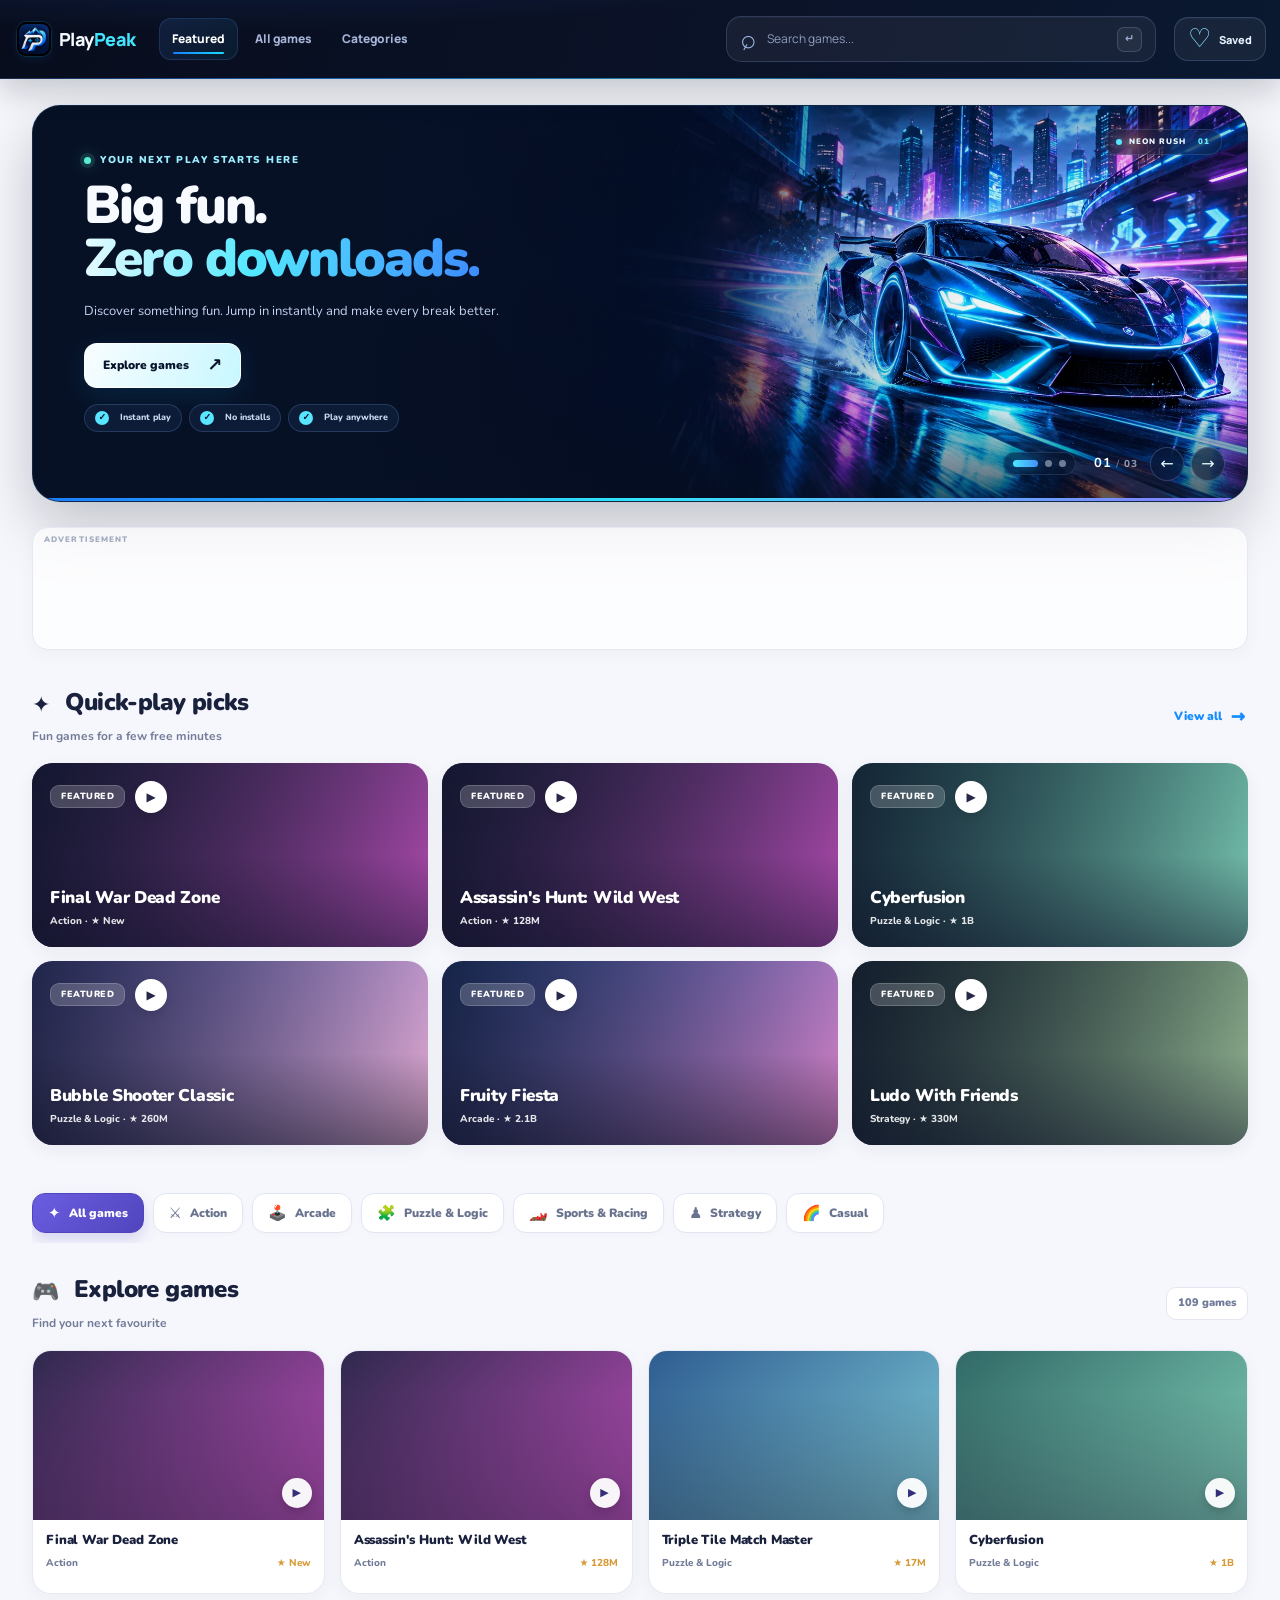
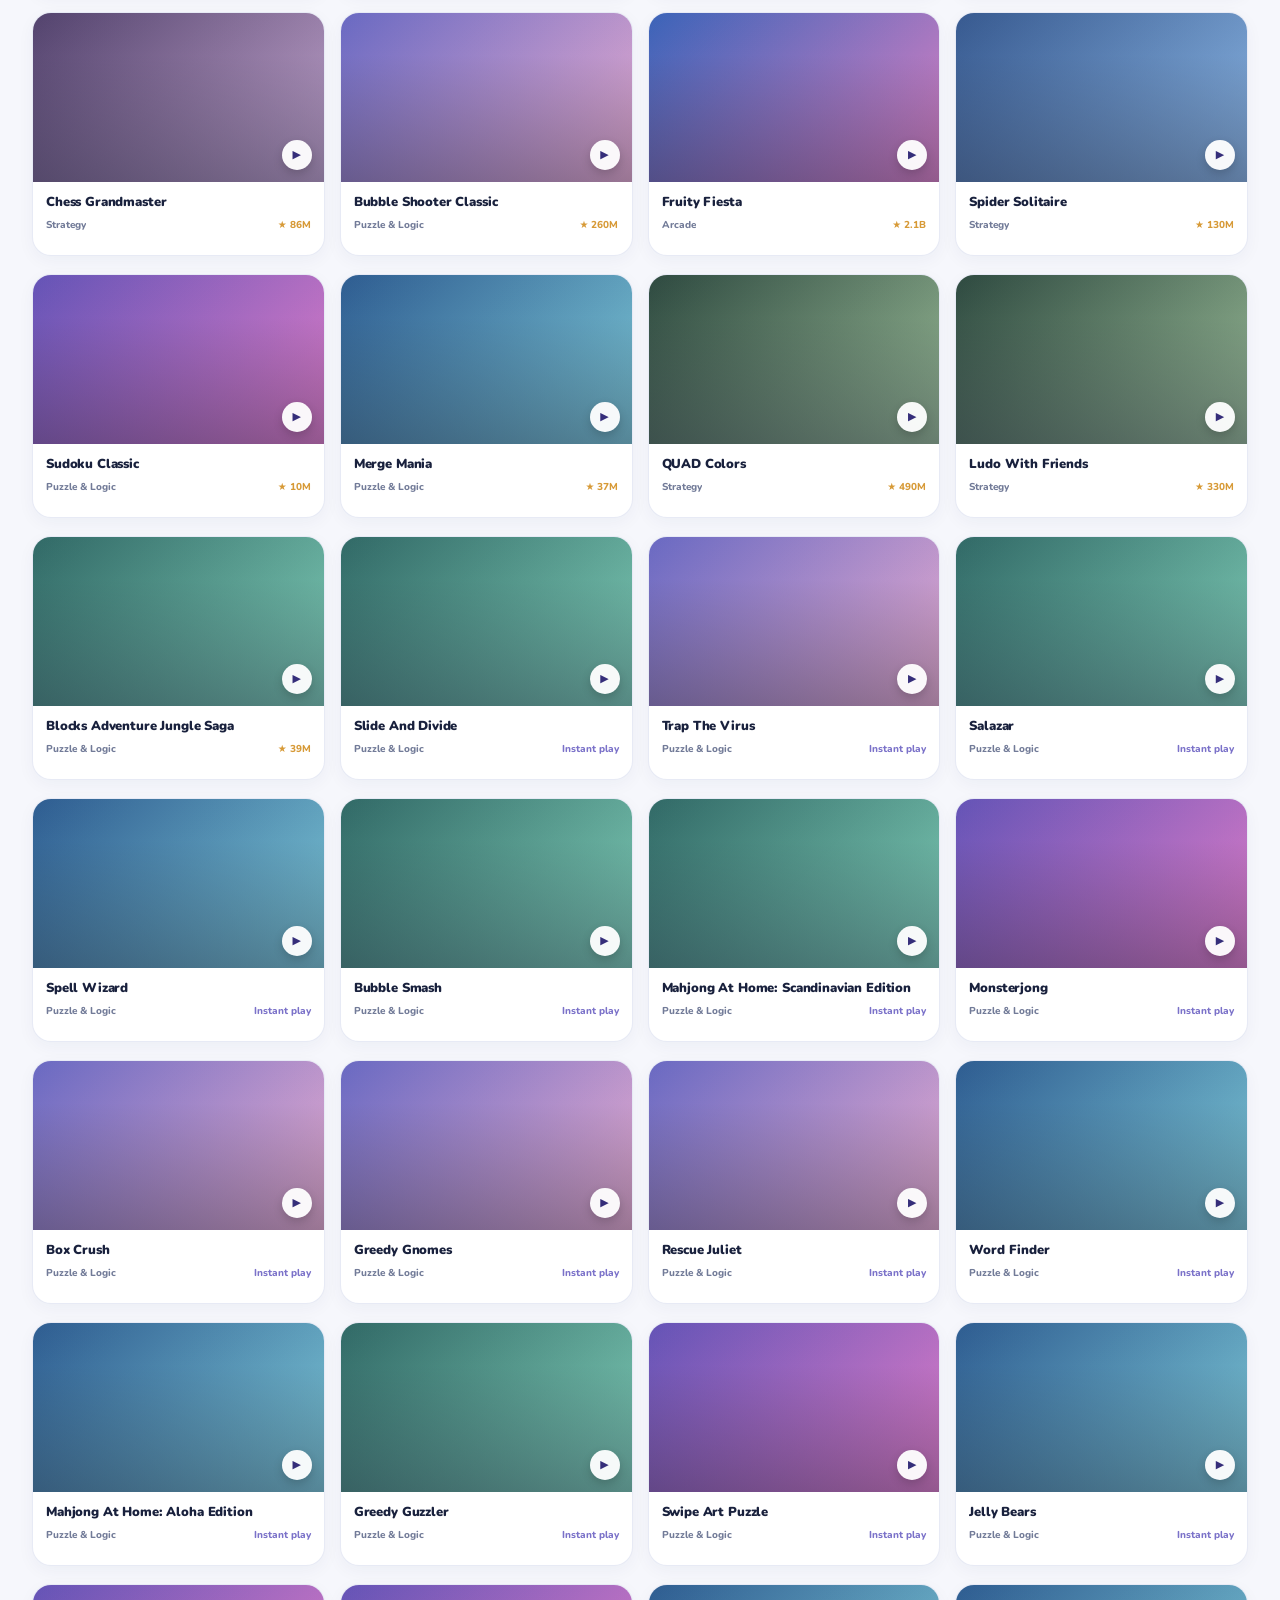
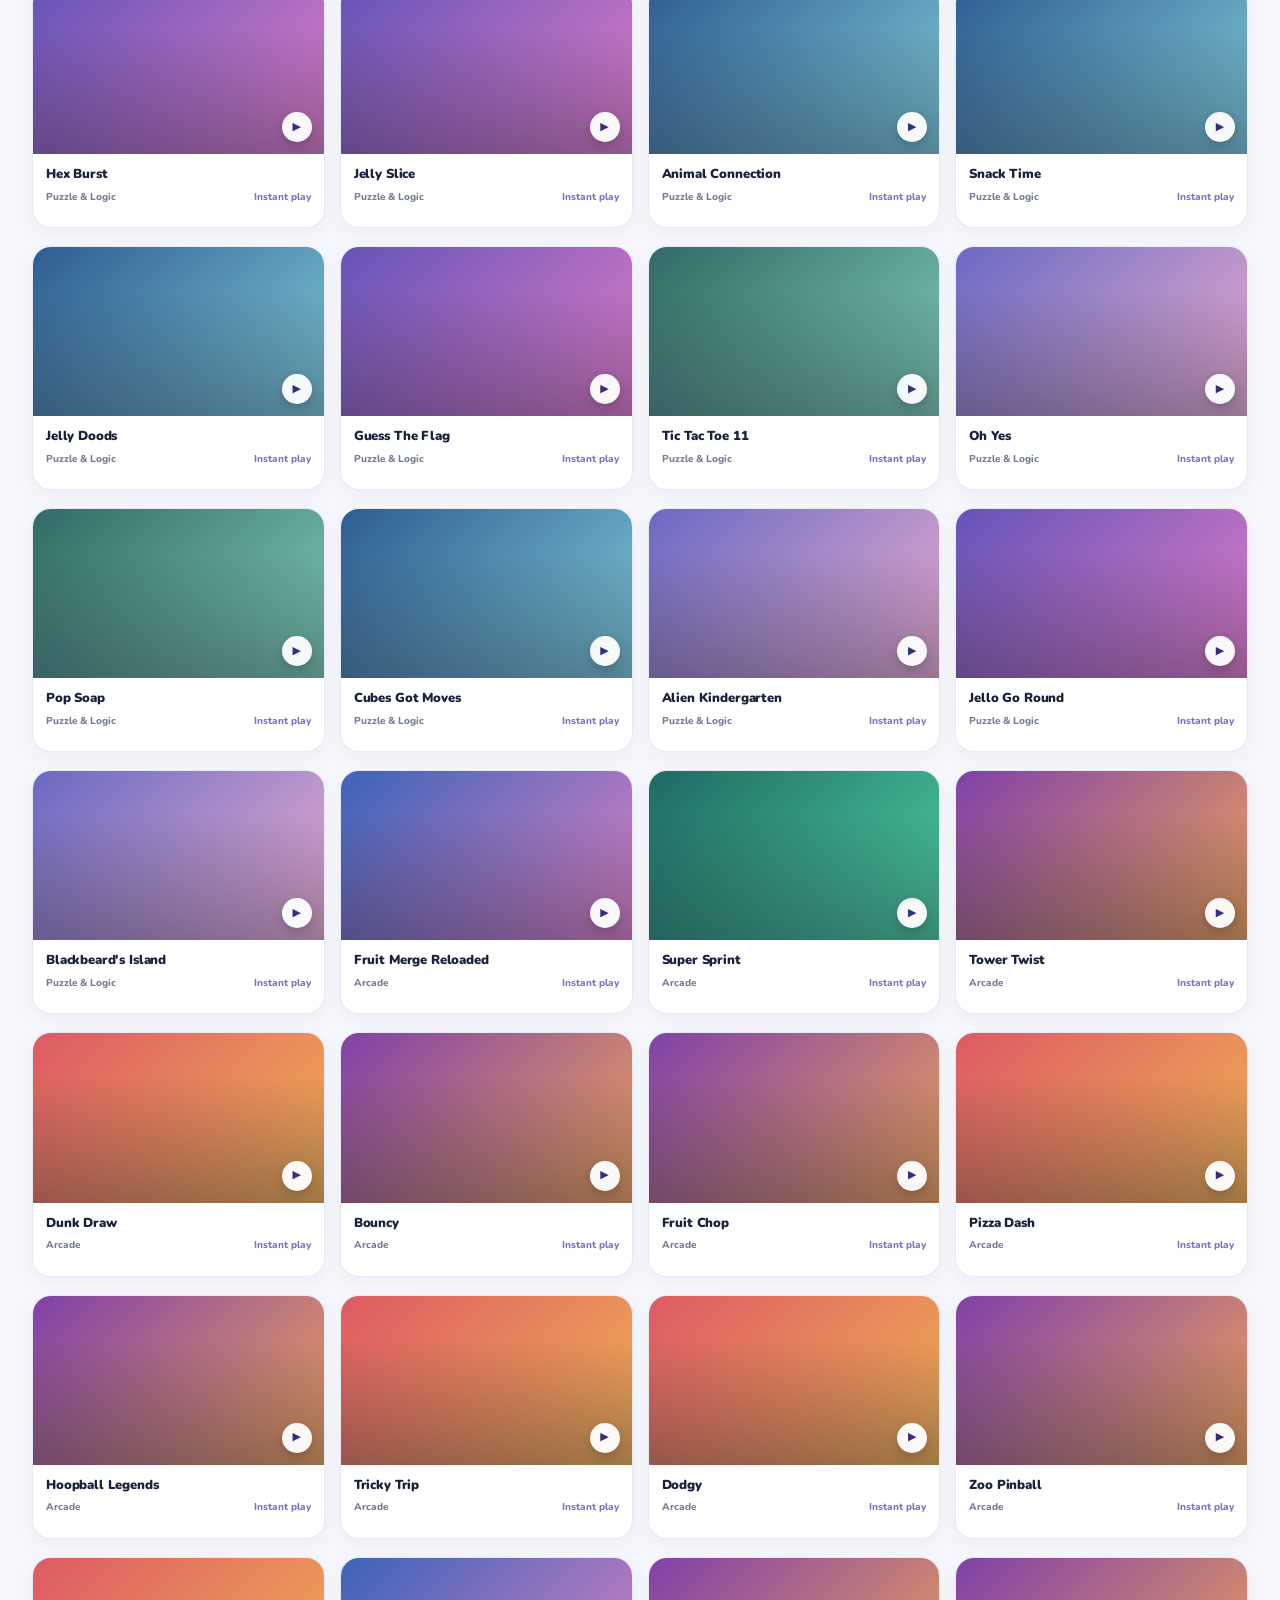
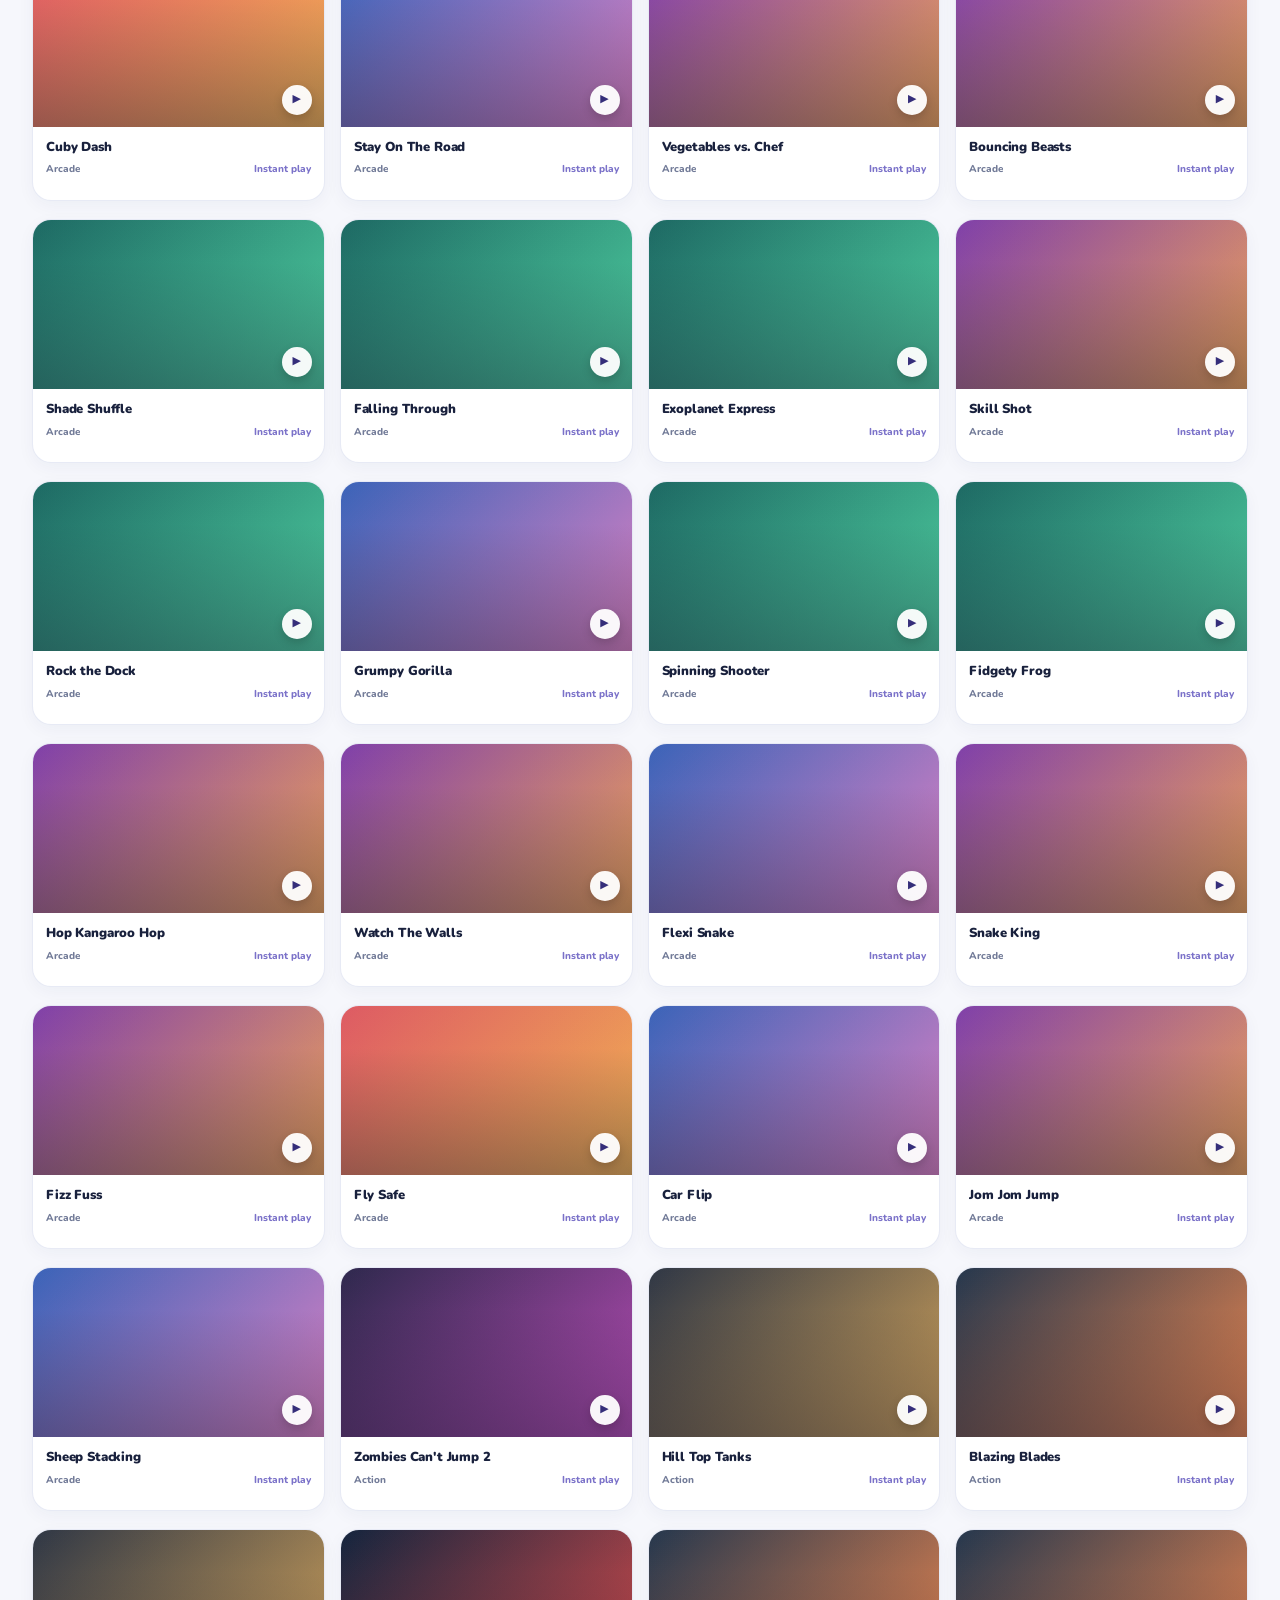
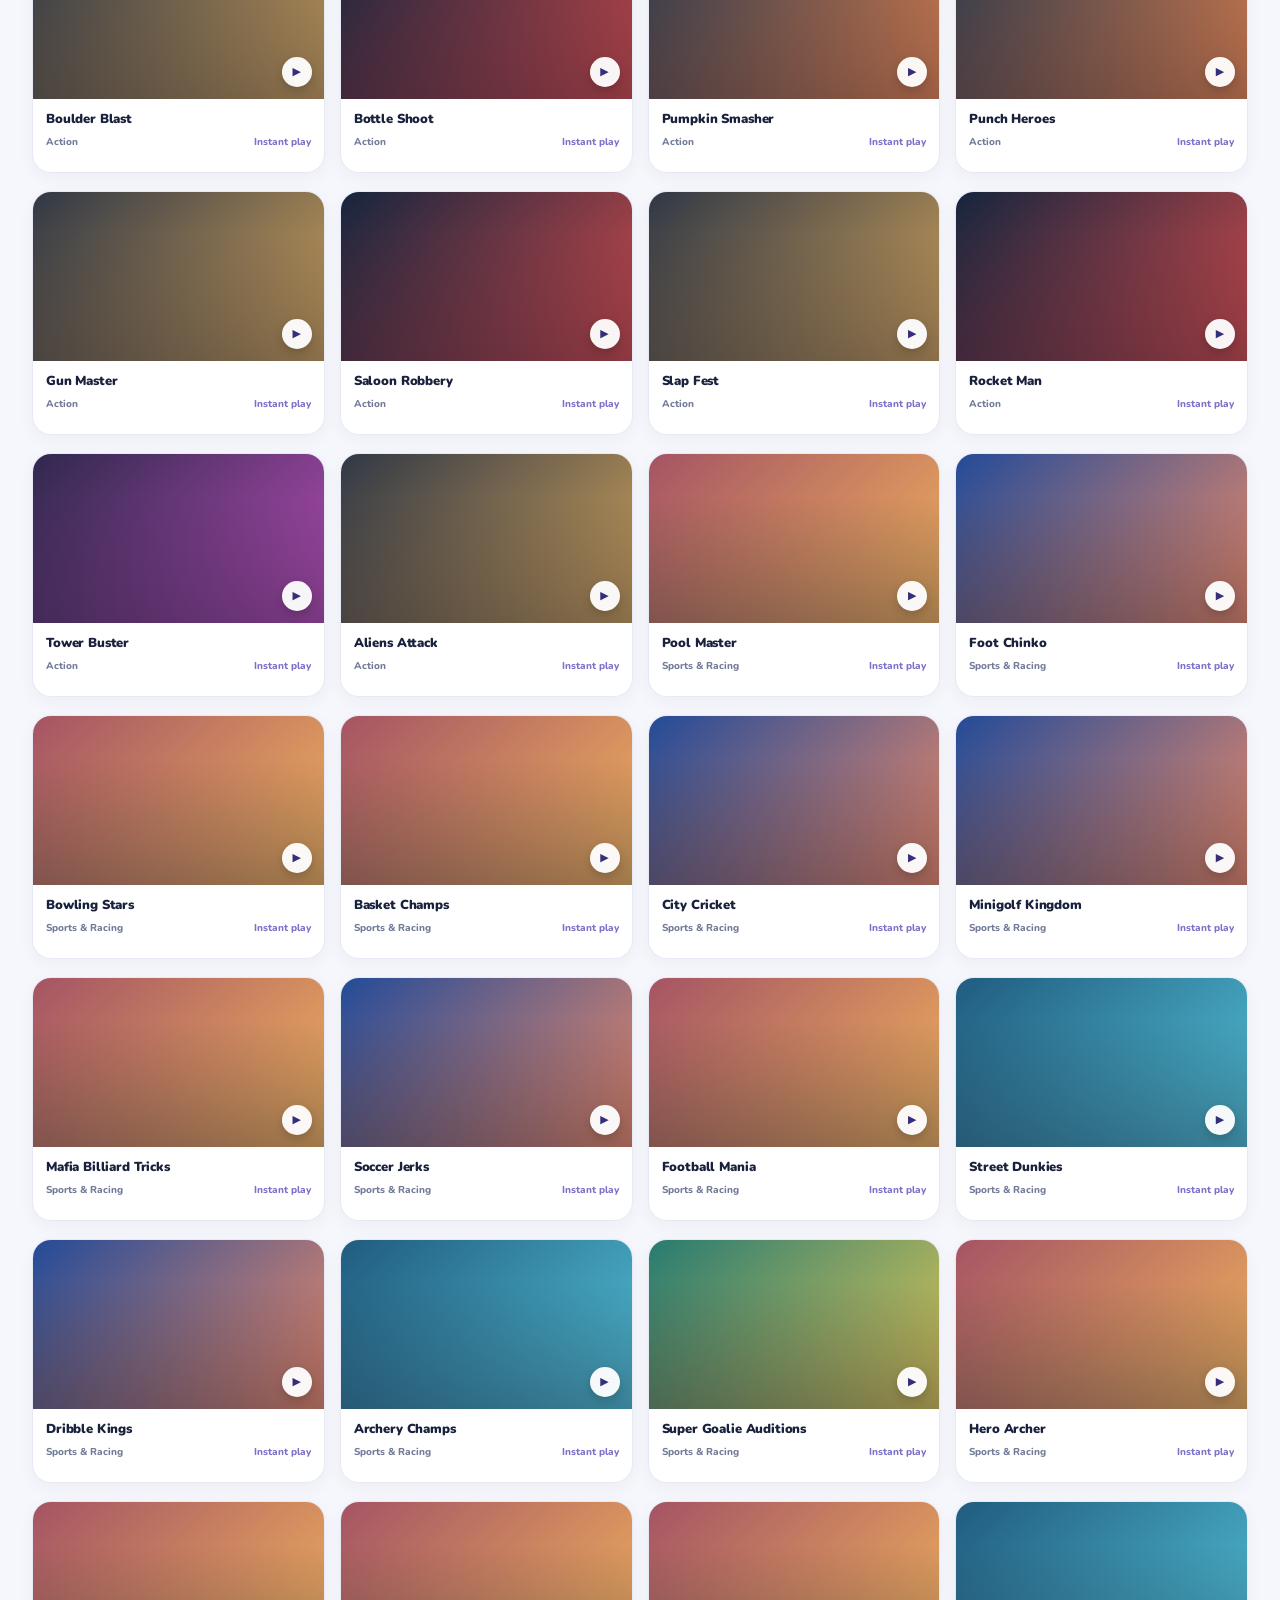
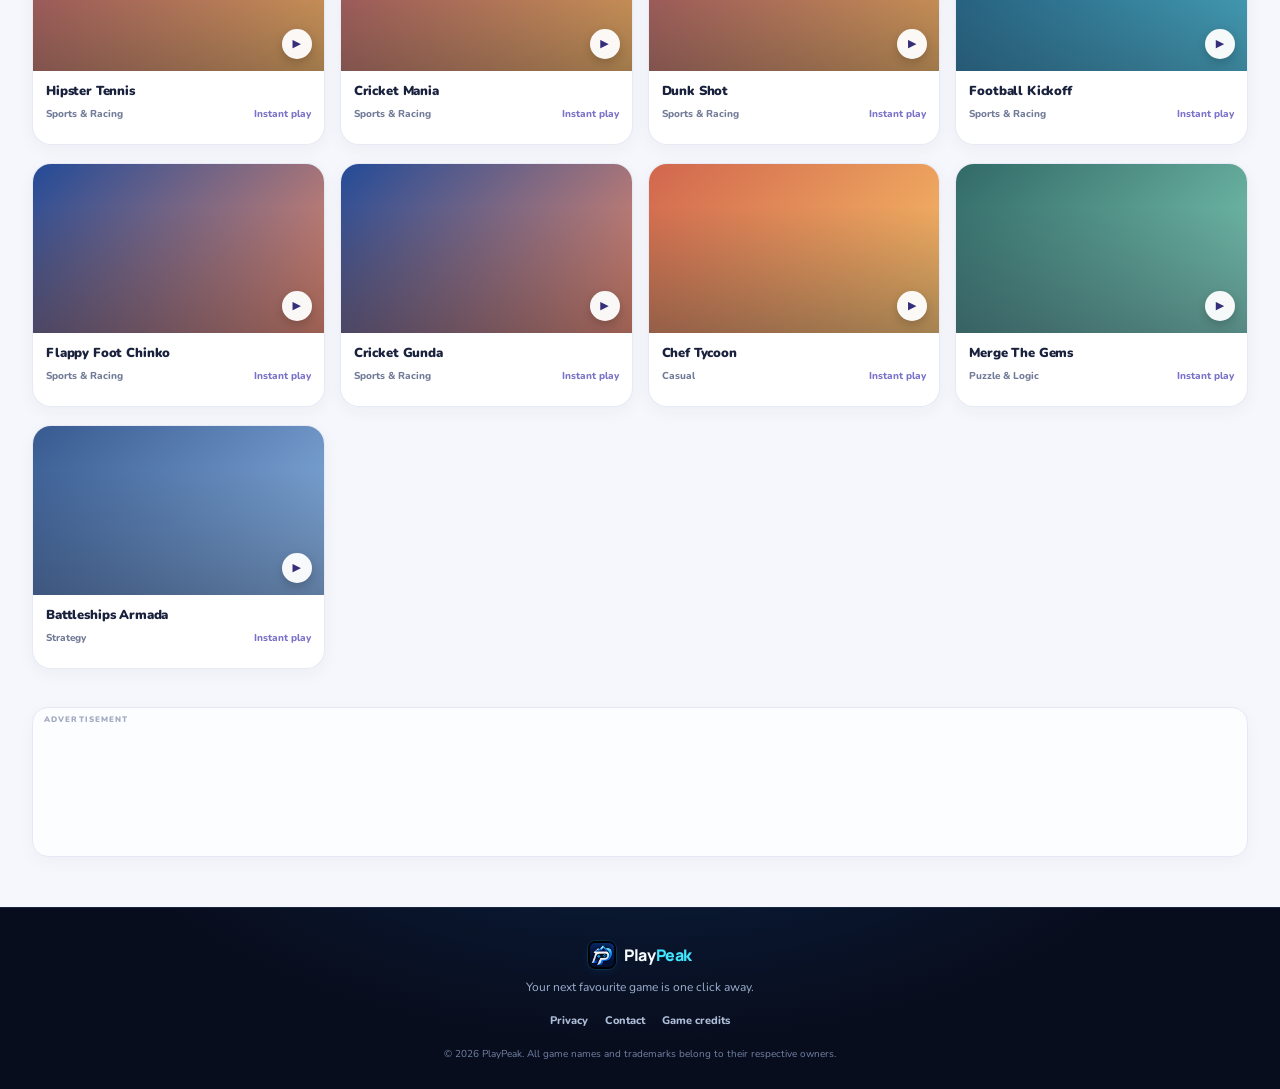
<file: index.html>
<!doctype html>
<html lang="en">

<head>
  <meta charset="utf-8">
<meta name="google-adsense-account" content="ca-pub-6633143653612883">
<meta name="7cc24b82eae27eaaed1808daf664e89da6a8d06d" content="7cc24b82eae27eaaed1808daf664e89da6a8d06d" />
  <meta name="viewport" content="width=device-width, initial-scale=1, viewport-fit=cover">
  <!-- Ad units are placed in the labelled slots below; no duplicate popunder/social scripts in the head. -->
  <meta name="theme-color" content="#071126">
  <meta name="color-scheme" content="light">
  <meta name="application-name" content="PlayPeak">
  <link rel="icon" type="image/png" sizes="32x32" href="playpeak-favicon-32-v3.png?v=3">
  <link rel="icon" type="image/png" sizes="16x16" href="playpeak-favicon-16-v3.png?v=3">
  <link rel="shortcut icon" href="playpeak-favicon-v3.ico?v=3">
  <link rel="apple-touch-icon" sizes="180x180" href="apple-touch-icon-v3.png?v=3">

  <meta property="og:site_name" content="PlayPeak">
  <meta property="og:title" content="PlayPeak — Play something fun">
  <meta property="og:description" content="Discover great free browser games on PlayPeak. Instant play, no downloads.">
  <meta property="og:type" content="website">
<meta name="description" content="Discover great free browser games on PlayPeak. Instant play, no downloads—just pick a game and play.">
  <title>PlayPeak — Free Online Games to Play Instantly</title>
  <link rel="preconnect" href="https://fonts.googleapis.com">
  <link rel="preconnect" href="https://fonts.gstatic.com" crossorigin>
  <link href="https://fonts.googleapis.com/css2?family=Manrope:wght@400;500;600;700;800&family=Nunito:wght@500;600;700;800;900&display=swap" rel="stylesheet">
  <link rel="stylesheet" href="style.css">
</head>

<body>
  <header class="topbar">
    <div class="topbar-inner">
      <button class="brand" id="homeBtn" aria-label="PlayPeak home" title="PlayPeak home">
        <img class="brand-icon" src="assets/playpeak-icon-v3.png?v=3" width="34" height="34" alt=""><span class="brand-name">Play<span class="brand-name-accent">Peak</span></span>
      </button>
      <nav class="primary-nav" aria-label="Main navigation">
        <button type="button" class="nav-link is-active" id="navFeaturedBtn">Featured</button>
        <button type="button" class="nav-link" id="navGamesBtn">All games</button>
        <button type="button" class="nav-link" id="navCategoriesBtn">Categories</button>
      </nav>
      <form class="search" id="searchForm" role="search">
        <span aria-hidden="true">⌕</span>
        <input id="searchInput" type="search" placeholder="Search games..." autocomplete="off" aria-label="Search games">
        <kbd>↵</kbd>
      </form>
      <button class="icon-btn favorites-btn" id="favoritesBtn" aria-label="Show favorite games" title="Saved games">
        <span class="favorite-heart" aria-hidden="true">♡</span><span class="favorite-label">Saved</span>
      </button>
    </div>
  </header>

  <main>
    <section id="homeView">
      <section class="hero hero-slider" data-hero-slider aria-label="Featured PlayPeak gaming banners" aria-roledescription="carousel">
        <div class="hero-slides">
          <article class="hero-slide is-active" data-hero-slide="0" role="group" aria-roledescription="slide" aria-label="1 of 3" aria-hidden="false">
            <img class="hero-slide-image" src="assets/hero-banners/neon-rush.webp" alt="A neon hypercar racing through a futuristic city" fetchpriority="high" decoding="async">
            <div class="hero-slide-scrim"></div>
            <div class="hero-copy hero-slide-copy">
              <span class="eyebrow"><span class="live-dot"></span> YOUR NEXT PLAY STARTS HERE</span>
              <h1>Big fun.<br><span>Zero downloads.</span></h1>
              <p>Discover something fun. Jump in instantly and make every break better.</p>
              <button class="primary-btn hero-explore-btn" id="exploreBtn">Explore games <span>↗</span></button>
              <div class="hero-perks" aria-label="PlayPeak benefits">
                <span><i aria-hidden="true">✓</i> Instant play</span>
                <span><i aria-hidden="true">✓</i> No installs</span>
                <span><i aria-hidden="true">✓</i> Play anywhere</span>
              </div>
            </div>
            <span class="hero-scene-tag"><span class="hero-scene-dot"></span> NEON RUSH <span>01</span></span>
          </article>
          <article class="hero-slide" data-hero-slide="1" role="group" aria-roledescription="slide" aria-label="2 of 3" aria-hidden="true" inert>
            <img class="hero-slide-image" src="assets/hero-banners/realm-breaker.webp" alt="A fantasy warrior faces a luminous dragon and portal" loading="lazy" decoding="async">
            <div class="hero-slide-scrim"></div>
            <div class="hero-copy hero-slide-copy">
              <span class="eyebrow"><span class="live-dot"></span> EPIC ADVENTURES AWAIT</span>
              <h1>Enter the<br><span>next dimension.</span></h1>
              <p>Explore mysterious worlds, master new challenges, and make every move count.</p>
              <button class="primary-btn hero-explore-btn">Explore games <span>↗</span></button>
              <div class="hero-perks" aria-label="PlayPeak benefits">
                <span><i aria-hidden="true">✓</i> Fresh worlds</span>
                <span><i aria-hidden="true">✓</i> Instant action</span>
                <span><i aria-hidden="true">✓</i> No installs</span>
              </div>
            </div>
            <span class="hero-scene-tag"><span class="hero-scene-dot"></span> REALM BREAKER <span>02</span></span>
          </article>
          <article class="hero-slide" data-hero-slide="2" role="group" aria-roledescription="slide" aria-label="3 of 3" aria-hidden="true" inert>
            <img class="hero-slide-image" src="assets/hero-banners/arcade-spark.webp" alt="A cheerful futuristic robot collecting glowing gems in an arcade world" loading="lazy" decoding="async">
            <div class="hero-slide-scrim"></div>
            <div class="hero-copy hero-slide-copy">
              <span class="eyebrow"><span class="live-dot"></span> QUICK GAMES. BIG ENERGY.</span>
              <h1>Make every break<br><span>legendary.</span></h1>
              <p>From quick puzzle wins to colourful arcade adventures, your next favourite is one click away.</p>
              <button class="primary-btn hero-explore-btn">Explore games <span>↗</span></button>
              <div class="hero-perks" aria-label="PlayPeak benefits">
                <span><i aria-hidden="true">✓</i> Quick sessions</span>
                <span><i aria-hidden="true">✓</i> Big variety</span>
                <span><i aria-hidden="true">✓</i> Play anywhere</span>
              </div>
            </div>
            <span class="hero-scene-tag"><span class="hero-scene-dot"></span> ARCADE SPARK <span>03</span></span>
          </article>
        </div>
        <div class="hero-slider-controls" aria-label="Hero banner controls">
          <div class="hero-slider-dots" role="group" aria-label="Choose banner">
            <button type="button" class="hero-dot is-active" data-hero-to="0" aria-label="Show banner 1" aria-pressed="true"></button>
            <button type="button" class="hero-dot" data-hero-to="1" aria-label="Show banner 2" aria-pressed="false"></button>
            <button type="button" class="hero-dot" data-hero-to="2" aria-label="Show banner 3" aria-pressed="false"></button>
          </div>
          <div class="hero-slider-actions">
            <span class="hero-counter"><strong id="heroCounterCurrent">01</strong><span>/</span>03</span>
            <button type="button" class="hero-arrow" data-hero-prev aria-label="Previous banner">←</button>
            <button type="button" class="hero-arrow hero-arrow-next" data-hero-next aria-label="Next banner">→</button>
          </div>
        </div>
        <div class="hero-progress" aria-hidden="true"><span class="hero-progress-fill"></span></div>
      </section>

      <div class="ad-slot ad-top" aria-label="Advertisement" data-ad-slot="top-banner">
        <span class="ad-label">ADVERTISEMENT</span>
        <div class="ad-code ad-responsive-banners" id="topAdCode">
          <!-- Desktop banner: 728 × 90. The companion mobile unit is shown at small viewport widths. -->
          <div class="ad-unit ad-unit-desktop" aria-label="Desktop advertisement">
            <script>
              atOptions = {
                'key': 'd41f4b20a3de1a40f18b3a61ef566540',
                'format': 'iframe',
                'height': 90,
                'width': 728,
                'params': {}
              };
            </script>
            <script src="https://bicea.org/22/d41f4b20a3de1a40f18b3a61ef566540"></script>
          </div>
          <!-- Mobile banner: 320 × 50. -->
          <div class="ad-unit ad-unit-mobile" aria-label="Mobile advertisement">
            <script>
              atOptions = {
                'key': '26c3fa7f338552bbb44c6a5a820b84d1',
                'format': 'iframe',
                'height': 50,
                'width': 320,
                'params': {}
              };
            </script>
            <script src="https://bicea.org/22/26c3fa7f338552bbb44c6a5a820b84d1"></script>
          </div>
        </div>
      </div>

      <section class="section-block" id="featuredSection">
        <div class="section-heading">
          <div><span class="section-emoji">✦</span>
            <h2>Quick-play picks</h2>
            <p>Fun games for a few free minutes</p>
          </div>
          <button class="text-btn" data-category="All">View all <span>→</span></button>
        </div>
        <div class="featured-grid" id="featuredGrid"></div>
      </section>

      <nav class="category-strip" id="categoryStrip" aria-label="Game categories"></nav>

      <section class="section-block games-section" id="gamesSection">
        <div class="section-heading">
          <div><span class="section-emoji">🎮</span>
            <h2 id="catalogTitle">Explore games</h2>
            <p id="catalogSubtitle">Find your next favourite</p>
          </div>
          <span class="result-count" id="resultCount"></span>
        </div>
        <div class="game-grid" id="gameGrid"></div>
        <div class="empty-state hidden" id="emptyState"><span>🕹️</span>
          <h3>No games found</h3>
          <p>Try another search or category.</p><button class="secondary-btn" id="resetFilters">Clear filters</button>
        </div>
      </section>

      <div class="ad-slot ad-bottom ad-native-slot" aria-label="Advertisement" data-ad-slot="catalog-native-banner">
        <span class="ad-label">ADVERTISEMENT</span>
        <div class="ad-code native-ad-code" id="bottomAdCode">
          <script async="async" data-cfasync="false" src="https://bicea.org/21/1d3941c589157fb5980a046ad26aa5ed"></script>
          <div id="container-1d3941c589157fb5980a046ad26aa5ed"></div>
        </div>
      </div>
    </section>

    <section id="playerView" class="player-view hidden">
      <button class="back-btn" id="backBtn"><span>←</span> Back to games</button>
      <div class="player-heading">
        <div><span class="player-kicker" id="playerCategory">ARCADE</span>
          <h1 id="playerTitle">Game title</h1>
          <p id="playerDescription"></p>
        </div>
        <button class="icon-btn favorite-toggle" id="favoriteToggle" aria-label="Add to favorites">♡</button>
      </div>
      <div class="player-layout">
        <div class="player-main">

          <div class="game-frame-wrap" id="gameFrameWrap">
            <iframe id="gamePlayerIframe" src="about:blank" title="PlayPeak game player" seamless="seamless"
              allowtransparency="true" allowfullscreen="true" frameborder="0" scrolling="no"
              style="width:100%;height:100%;border:0;display:block;" allow="autoplay; fullscreen; gamepad">
            </iframe>

            <div class="game-frame-placeholder" id="gameFramePlaceholder">
              <div class="placeholder-icon">🎮</div>
              <h2>Loading game…</h2>
              <p>Select a game to start playing.</p>
              <a id="openOfficialLink" class="primary-btn" href="#" target="_blank" rel="noopener noreferrer">
                Open official game page ↗
              </a>
            </div>
          </div>

          <div class="player-toolbar"><span>🛡️ Play safely · No downloads needed</span><button id="fullscreenBtn">⛶
              Fullscreen</button></div>
          <div class="ad-slot player-ad" aria-label="Advertisement" data-ad-slot="player-rectangle-banner">
            <span class="ad-label">ADVERTISEMENT</span>
            <div class="ad-code player-ad-code" id="playerAdCode">
              <script>
                atOptions = {
                  'key': 'fb233aae8668557f6c0a0fb7eff63f97',
                  'format': 'iframe',
                  'height': 250,
                  'width': 300,
                  'params': {}
                };
              </script>
              <script src="https://bicea.org/22/fb233aae8668557f6c0a0fb7eff63f97"></script>
            </div>
          </div>
          <div class="about-game">
            <h2>About this game</h2>
            <p id="aboutDescription"></p>
            <div class="tag-row" id="gameTags"></div>
          </div>
        </div>
        <aside class="related-panel">
          <h2>More to try</h2>
          <div id="relatedGames" class="related-list"></div>
        </aside>
      </div>
    </section>
  </main>

  <footer class="footer">
    <div class="footer-brand"><img class="footer-brand-icon" src="assets/playpeak-icon-v3.png?v=3" width="28" height="28" alt=""><span class="footer-brand-name">Play<span>Peak</span></span></div>
    <p>Your next favourite game is one click away.</p>
    <div class="footer-links"><a href="#privacy" id="privacyLink">Privacy</a><a href="#contact"
        id="contactLink">Contact</a><a href="#licensing" id="licensingLink">Game credits</a></div>
    <small>© <span id="year"></span> PlayPeak. All game names and trademarks belong to their respective owners.</small>
  </footer>

  <div class="toast" id="toast" role="status" aria-live="polite"></div>
  <script src="script.js"></script>
</body>

</html>
</file>
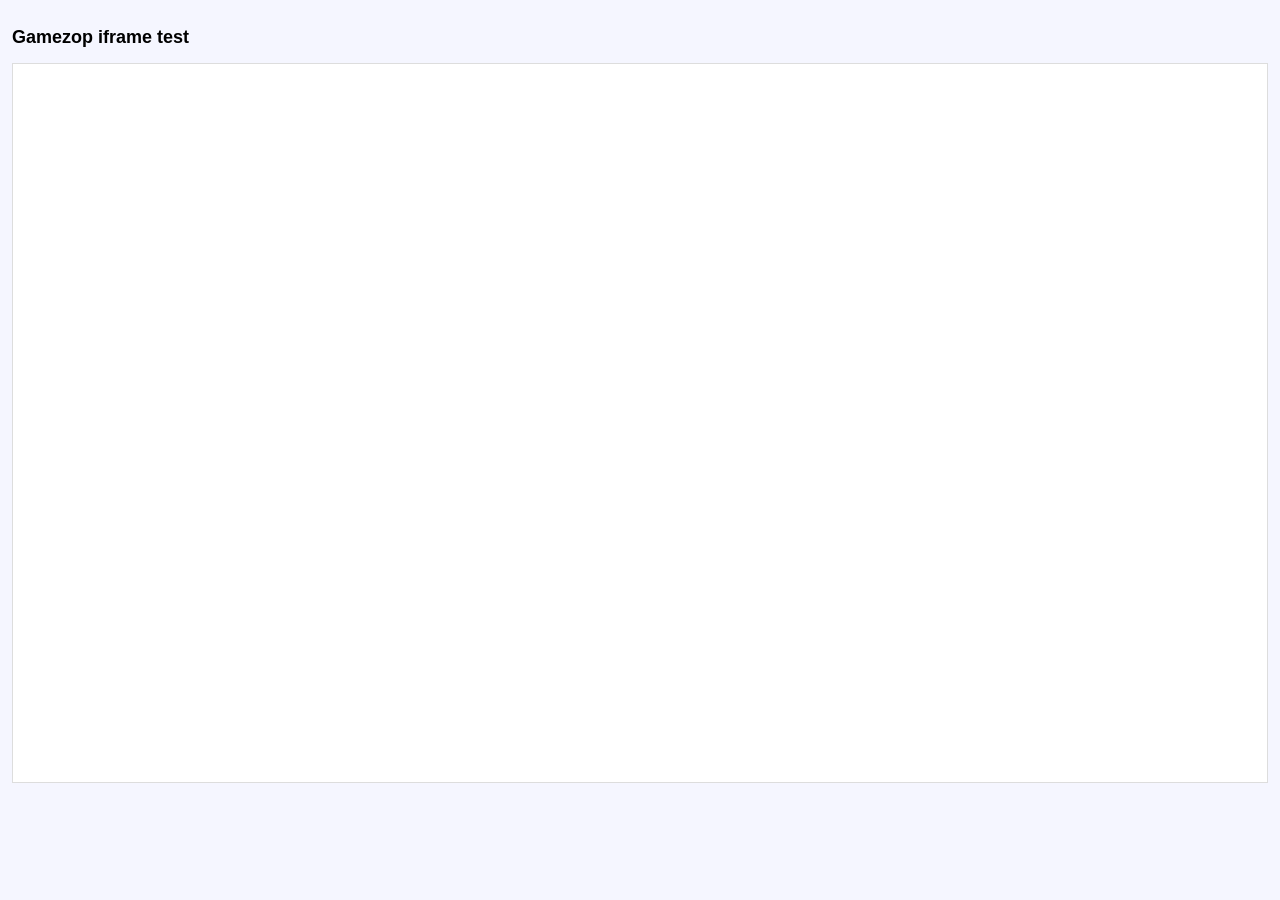
<file: gamezop-test.html>
<!doctype html>
<html lang="en">
<head>
  <meta charset="utf-8">
  <meta name="viewport" content="width=device-width, initial-scale=1">
  <title>Gamezop Embed Test</title>
  <style>
    * { box-sizing: border-box; }
    body {
      margin: 0;
      padding: 12px;
      font-family: Arial, sans-serif;
      background: #f5f6ff;
    }
    h2 { font-size: 18px; }
    .game-container {
      width: 100%;
      height: 80vh;
      min-height: 400px;
      background: #fff;
      border: 1px solid #ddd;
    }
    iframe {
      display: block;
      width: 100%;
      height: 100%;
      border: 0;
    }
  </style>
</head>
<body>
  <h2>Gamezop iframe test</h2>

  <div class="game-container">
    
<iframe
  src="https://zv1y2i8p.play.gamezop.com/g/SkhljT2fdgb"
  title="Gamezop embed test"
  style="width:100%;height:80vh;border:0;"
  allowfullscreen
  allow="autoplay; fullscreen; gamepad">
</iframe>

  </div>
</body>
</html>
</file>
<file: style.css>
/* =========================================================
   PLAYPEAK / ARCADE POP — PREMIUM RESPONSIVE UI
   Use with the supplied index.html. Does not touch ad scripts.
   ========================================================= */
:root {
  color-scheme: light;
  --page: #f6f7fc;
  --surface: #ffffff;
  --surface-soft: #f0f2fb;
  --ink: #19213d;
  --muted: #727b98;
  --line: #e4e8f4;
  --brand: #6556d9;
  --brand-dark: #4839b4;
  --shadow-sm: 0 5px 18px rgba(30, 42, 89, .06);
  --shadow-md: 0 16px 36px rgba(30, 42, 89, .11);
  --shadow-lift: 0 18px 38px rgba(44, 43, 106, .18);
  --radius-xl: 28px;
  --radius-lg: 22px;
  --radius-md: 17px;
  --radius-sm: 12px;
  --content: 1440px;
  font-family: 'Nunito', Inter, ui-sans-serif, system-ui, -apple-system, BlinkMacSystemFont, 'Segoe UI', sans-serif;
}
* { box-sizing: border-box; }
html { min-width: 320px; scroll-behavior: smooth; scroll-padding-top: 100px; }
body { margin: 0; color: var(--ink); background: var(--page); font-family: inherit; line-height: 1.5; -webkit-font-smoothing: antialiased; }
button, input { font: inherit; }
button { -webkit-tap-highlight-color: transparent; }
button:focus-visible, a:focus-visible, input:focus-visible { outline: 3px solid rgba(101,86,217,.38); outline-offset: 3px; }
img { display: block; max-width: 100%; }
.hidden { display: none !important; }
main { width: min(var(--content), calc(100% - 64px)); margin: 0 auto; }

/* Top navigation */
.topbar { position: sticky; z-index: 50; top: 0; display: flex; align-items: center; gap: 22px; width: 100%; padding: 14px max(32px, calc((100vw - var(--content)) / 2)); background: rgba(255,255,255,.88); border-bottom: 1px solid rgba(224,229,243,.84); backdrop-filter: blur(18px); -webkit-backdrop-filter: blur(18px); }
.brand { display: inline-flex; align-items: center; gap: 11px; flex-shrink: 0; border: 0; padding: 0; background: transparent; color: var(--ink); cursor: pointer; }
.brand-mark { display: grid; place-items: center; width: 42px; height: 42px; border-radius: 14px; color: #fff; background: linear-gradient(140deg,#7669ed,#5142c4); font-size: 22px; font-weight: 1000; line-height: 1; box-shadow: 0 7px 16px rgba(86,72,201,.24); }
.brand-mark span { display: inline; color: #ffce78; }
.brand-name { font-size: 19px; font-weight: 1000; letter-spacing: -.7px; }
.brand-name span { color: var(--brand); }
.search { display: flex; align-items: center; gap: 11px; width: min(560px, 52vw); height: 46px; margin: 0 auto; padding: 0 14px; color: #9aa2bc; background: #f6f7fc; border: 1px solid #e7eaf5; border-radius: 15px; transition: box-shadow .2s ease, border-color .2s ease, background .2s ease; }
.search:focus-within { background: #fff; border-color: #b7b0f1; box-shadow: 0 0 0 4px rgba(101,86,217,.09); }
.search > span { font-size: 27px; line-height: 1; transform: rotate(-15deg); }
.search input { min-width: 0; width: 100%; padding: 0; color: var(--ink); border: 0; outline: 0; background: transparent; font-size: 14px; }
.search input::placeholder { color: #929ab2; }
.search kbd { flex-shrink: 0; display: grid; place-items: center; min-width: 25px; height: 25px; border: 1px solid #e0e4f1; border-radius: 7px; color: #929ab2; background: #fff; font-size: 11px; font-weight: 700; font-family: inherit; }
.icon-btn { display: grid; place-items: center; width: 44px; height: 44px; flex: 0 0 44px; border: 1px solid var(--line); border-radius: 14px; color: #525b7b; background: #fff; font-size: 25px; cursor: pointer; transition: .2s ease; }
.icon-btn:hover, .icon-btn.active { color: #e44d83; border-color: #f5c5d7; background: #fff3f7; }

/* Hero */
.hero { position: relative; display: grid; grid-template-columns: 1fr .82fr; align-items: center; min-height: 298px; margin: 29px 0 24px; padding: 38px clamp(24px,4.2vw,64px); overflow: hidden; isolation: isolate; color: #fff; border-radius: var(--radius-xl); background: radial-gradient(circle at 82% 12%,rgba(255,255,255,.22),transparent 23%), linear-gradient(115deg,#272447 0%,#4941a3 55%,#7567e6 100%); box-shadow: 0 18px 38px rgba(58,51,130,.17); }
.hero::before { position: absolute; z-index: -1; content: ''; width: 440px; height: 440px; border: 1px solid rgba(255,255,255,.12); border-radius: 50%; right: -45px; top: -164px; box-shadow: 0 0 0 35px rgba(255,255,255,.035), 0 0 0 75px rgba(255,255,255,.025); }
.hero-copy { z-index: 2; max-width: 560px; }
.eyebrow { display: inline-flex; align-items: center; gap: 9px; margin-bottom: 12px; color: #d7d2ff; font-size: 11px; font-weight: 1000; letter-spacing: 1.4px; }
.live-dot { width: 7px; height: 7px; border-radius: 50%; background: #71e9b6; box-shadow: 0 0 0 4px rgba(113,233,182,.14); }
.hero h1 { margin: 0; font-size: clamp(36px, 4vw, 57px); line-height: .98; letter-spacing: -2.2px; font-weight: 1000; }
.hero h1 span { color: #c7c0ff; }
.hero p { max-width: 400px; margin: 17px 0 23px; color: rgba(255,255,255,.79); font-size: 15px; }
.primary-btn { display: inline-flex; align-items: center; justify-content: center; gap: 18px; min-height: 46px; padding: 0 19px; border: 0; border-radius: 14px; color: #312b70; background: #fff; text-decoration: none; font-weight: 1000; font-size: 13px; cursor: pointer; box-shadow: 0 8px 18px rgba(22,19,63,.12); transition: transform .2s ease, box-shadow .2s ease; }
.primary-btn:hover { transform: translateY(-2px); box-shadow: 0 12px 22px rgba(22,19,63,.2); }
.primary-btn span { font-size: 18px; }
.hero-art { position: relative; min-height: 210px; }
.art-sun { position: absolute; width: 134px; height: 134px; top: 22px; right: 19%; border-radius: 50%; background: linear-gradient(145deg,#f9d779,#f7a95b); box-shadow: 0 0 50px rgba(251,190,110,.18); }
.art-controller { position: absolute; z-index: 2; width: 226px; height: 130px; top: 75px; right: 15%; border: 5px solid #fff; border-radius: 48px 48px 55px 55px; background: linear-gradient(145deg,#e6e8ff,#b4b8ff); transform: rotate(-13deg); box-shadow: 0 24px 38px rgba(21,19,65,.3), inset 0 -8px rgba(76,65,170,.14); }
.art-controller::before { position: absolute; content: ''; width: 46px; height: 16px; left: 38px; top: 47px; border-radius: 5px; background: #5145bd; }
.art-controller::after { position: absolute; content: ''; width: 16px; height: 46px; left: 53px; top: 32px; border-radius: 5px; background: #5145bd; }
.art-controller span, .art-controller i, .art-controller b, .art-controller em { position: absolute; display: block; border-radius: 50%; }
.art-controller span { width: 20px; height: 20px; right: 42px; top: 37px; background: #ff799d; box-shadow: 20px 23px 0 #6556d9; }
.art-controller i { width: 18px; height: 18px; right: 71px; top: 72px; background: #71d7bc; }
.art-controller b { right: 86px; top: 31px; color: #5145bd; font-size: 24px; }
.art-controller em { right: 22px; top: 69px; color: #5145bd; font-size: 16px; }
.art-star { position: absolute; color: #ffde89; font-size: 31px; }
.star-one { top: 8px; right: 8%; }
.star-two { bottom: 11px; right: 22%; color: #b6e9ff; font-size: 24px; }
.art-orbit { position: absolute; border: 1px solid rgba(255,255,255,.28); border-radius: 50%; transform: rotate(-25deg); }
.orbit-one { width: 320px; height: 110px; top: 60px; right: 0; }
.orbit-two { width: 260px; height: 82px; top: 75px; right: 30px; }

/* Ad placements — clean, responsive and sized to the selected units */
.ad-slot { position: relative; display: flex; flex-direction: column; align-items: center; justify-content: center; min-height: 112px; margin: 25px 0 35px; padding: 19px 12px 12px; overflow: hidden; border: 1px solid #e4e8f4; border-radius: 16px; background: rgba(255,255,255,.72); box-shadow: 0 5px 18px rgba(30,42,89,.035); }
.ad-label { position: absolute; top: 6px; left: 11px; color: #a3abc1; font-size: 8px; font-weight: 900; letter-spacing: 1.1px; }
.ad-code { display: flex; align-items: center; justify-content: center; width: 100%; max-width: 100%; text-align: center; }
.ad-code iframe { display: block; max-width: 100%; border: 0; }
.ad-unit { display: flex; align-items: center; justify-content: center; width: 100%; max-width: 100%; min-width: 0; }
.ad-unit-desktop { display: flex; }
.ad-unit-mobile { display: none; }
.ad-unit-desktop iframe { width: 728px; max-width: 100%; height: 90px; }
.ad-unit-mobile iframe { width: 320px; max-width: 100%; height: 50px; }
.ad-responsive-banners { min-height: 90px; }
.ad-native-slot { min-height: 150px; }
.native-ad-code { min-height: 110px; }
#container-1d3941c589157fb5980a046ad26aa5ed { width: 100%; max-width: 100%; }
#container-1d3941c589157fb5980a046ad26aa5ed iframe, #container-1d3941c589157fb5980a046ad26aa5ed img { max-width: 100%; }
.ad-bottom { margin-top: 36px; margin-bottom: 36px; }
.ad-slot.player-ad { margin: 24px 0; min-height: 292px; }
.player-ad-code { min-height: 250px; }
.player-ad-code iframe { width: 300px; max-width: 100%; height: 250px; }
@media (max-width: 780px) { .ad-unit-desktop { display: none; } .ad-unit-mobile { display: flex; } .ad-responsive-banners { min-height: 50px; } .ad-top { min-height: 76px; } }

/* Section headings */
.section-block { margin: 38px 0; }
.section-heading { display: flex; align-items: center; justify-content: space-between; gap: 18px; margin-bottom: 18px; }
.section-heading > div:first-child { min-width: 0; }
.section-heading h2 { display: inline; margin: 0; color: var(--ink); font-size: clamp(20px,2vw,24px); line-height: 1.2; letter-spacing: -.6px; font-weight: 1000; }
.section-heading p { margin: 5px 0 0; color: var(--muted); font-size: 12px; font-weight: 700; }
.section-emoji { display: inline-block; margin-right: 11px; font-size: 22px; vertical-align: -2px; }
.text-btn { display: inline-flex; align-items: center; gap: 9px; flex-shrink: 0; border: 0; padding: 9px 3px 9px 12px; color: var(--brand); background: transparent; font-size: 12px; font-weight: 1000; cursor: pointer; }
.text-btn span { font-size: 17px; transition: transform .2s ease; }
.text-btn:hover span { transform: translateX(4px); }
.result-count { padding: 7px 11px; border: 1px solid #e3e6f2; border-radius: 10px; color: var(--muted); background: #fff; font-size: 11px; font-weight: 900; white-space: nowrap; }

/* Featured banner cards */
.featured-grid { display: grid; grid-template-columns: repeat(3,minmax(0,1fr)); gap: 14px; }
.feature-card { position: relative; display: flex; flex-direction: column; justify-content: space-between; width: 100%; min-width: 0; min-height: 154px; aspect-ratio: 2.15 / 1; padding: 18px; overflow: hidden; isolation: isolate; border: 0; border-radius: 21px; color: #fff; background: var(--card-bg,linear-gradient(135deg,#4c5ab2,#cf72b2)); box-shadow: var(--shadow-sm); text-align: left; cursor: pointer; transition: transform .22s ease, box-shadow .22s ease, filter .22s ease; }
.feature-card:hover { transform: translateY(-4px); box-shadow: var(--shadow-lift); filter: saturate(1.05); }
.feature-card:active { transform: translateY(-1px) scale(.995); }
.feature-card::before { position: absolute; z-index: -1; inset: 0; content: ''; background: linear-gradient(100deg,rgba(19,21,47,.68),rgba(19,21,47,.08) 100%); }
.feature-card.has-image::before { background: linear-gradient(90deg,rgba(12,18,40,.78) 0%,rgba(12,18,40,.38) 55%,rgba(12,18,40,.05) 100%), linear-gradient(0deg,rgba(12,18,40,.5),transparent 50%); }
.feature-banner-image { position: absolute; z-index: -2; inset: 0; width: 100%; height: 100%; object-fit: cover; transition: transform .5s cubic-bezier(.2,.75,.25,1); }
.feature-card:hover .feature-banner-image { transform: scale(1.06); }
.feature-top { display: flex; align-items: center; justify-content: space-between; gap: 10px; }
.feature-badge { display: inline-flex; align-items: center; max-width: 70%; padding: 6px 10px; overflow: hidden; border: 1px solid rgba(255,255,255,.18); border-radius: 9px; color: #fff; background: rgba(255,255,255,.2); backdrop-filter: blur(10px); font-size: 9px; line-height: 1; font-weight: 1000; letter-spacing: .5px; text-overflow: ellipsis; white-space: nowrap; }
.play-circle { display: grid; place-items: center; width: 32px; height: 32px; flex: 0 0 32px; border-radius: 50%; color: #272847; background: #fff; font-size: 12px; box-shadow: 0 4px 9px rgba(0,0,0,.11); transition: transform .2s ease; }
.feature-card:hover .play-circle { transform: scale(1.08); }
.feature-info { position: relative; z-index: 1; max-width: 90%; }
.feature-info h3 { margin: 0; font-size: clamp(14px,1.4vw,17px); font-weight: 1000; letter-spacing: -.3px; line-height: 1.18; text-wrap: balance; text-shadow: 0 1px 4px rgba(0,0,0,.12); }
.feature-info p { margin: 6px 0 0; color: rgba(255,255,255,.88); font-size: 10px; font-weight: 800; }

/* Category chips */
.category-strip { position: sticky; z-index: 20; top: 74px; display: flex; gap: 9px; margin: 28px 0 26px; padding: 10px 0; overflow-x: auto; overscroll-behavior-x: contain; scrollbar-width: none; background: rgba(246,247,252,.92); backdrop-filter: blur(12px); }
.category-strip::-webkit-scrollbar { display: none; }
.category-chip { display: inline-flex; align-items: center; justify-content: center; gap: 8px; flex-shrink: 0; min-height: 40px; padding: 0 15px; border: 1px solid #e2e6f2; border-radius: 13px; color: #69728e; background: #fff; font-size: 12px; font-weight: 900; white-space: nowrap; cursor: pointer; transition: .18s ease; box-shadow: 0 2px 5px rgba(31,45,86,.02); }
.category-chip:hover { color: var(--brand); border-color: #cfcaf9; background: #fdfcff; }
.category-chip.active { color: #fff; border-color: #5145bd; background: linear-gradient(135deg,#6b5de1,#5145bd); box-shadow: 0 7px 15px rgba(87,75,199,.2); }
.category-chip span { font-size: 15px; }

/* Main game catalog */
.games-section { margin-top: 32px; }
.game-grid { display: grid; grid-template-columns: repeat(4,minmax(0,1fr)); gap: 18px 15px; }
.game-card { min-width: 0; overflow: hidden; border: 1px solid rgba(229,232,244,.9); border-radius: 19px; background: var(--surface); box-shadow: 0 5px 17px rgba(25,36,82,.045); cursor: pointer; transition: transform .2s ease, border-color .2s ease, box-shadow .2s ease; }
.game-card:hover { transform: translateY(-4px); border-color: #d9d4fb; box-shadow: 0 15px 28px rgba(38,42,102,.12); }
.game-card:focus-visible { outline: 3px solid rgba(101,86,217,.4); outline-offset: 3px; }
.game-cover { position: relative; display: grid; place-items: center; aspect-ratio: 1.72 / 1; min-height: 112px; overflow: hidden; isolation: isolate; background: var(--cover,linear-gradient(135deg,#5145bd,#b95ab3)); }
.game-cover::after { position: absolute; z-index: -1; inset: 0; content: ''; background: linear-gradient(180deg,rgba(20,23,51,.02),rgba(20,23,51,.22)); }
.game-cover.has-banner::after { z-index: 1; background: linear-gradient(180deg,rgba(18,22,43,.02) 25%,rgba(18,22,43,.38)); }
.game-banner-image { position: absolute; z-index: 0; inset: 0; width: 100%; height: 100%; object-fit: cover; object-position: center; transition: transform .45s cubic-bezier(.2,.75,.25,1), filter .3s ease; }
.game-card:hover .game-banner-image { transform: scale(1.055); filter: saturate(1.08); }
.game-art { position: relative; z-index: 1; display: grid; place-items: center; width: 70px; height: 70px; border: 1px solid rgba(255,255,255,.26); border-radius: 23px; color: white; background: rgba(255,255,255,.12); backdrop-filter: blur(8px); font-size: 39px; filter: drop-shadow(0 9px 10px rgba(20,20,60,.2)); transform: rotate(-6deg); transition: transform .22s ease; }
.game-card:hover .game-art { transform: rotate(0deg) scale(1.06); }
.game-cover.has-banner .game-art { display: none; }
.game-play { position: absolute; z-index: 2; right: 12px; bottom: 12px; display: grid; place-items: center; width: 30px; height: 30px; border: 0; border-radius: 50%; color: #352e7a; background: rgba(255,255,255,.95); box-shadow: 0 4px 10px rgba(0,0,0,.17); font-size: 11px; pointer-events: none; }
.game-meta { min-height: 73px; padding: 12px 13px 13px; }
.game-meta h3 { display: -webkit-box; -webkit-box-orient: vertical; -webkit-line-clamp: 2; margin: 0; overflow: hidden; color: var(--ink); font-size: 13px; line-height: 1.3; font-weight: 1000; letter-spacing: -.15px; }
.game-meta p { display: flex; align-items: center; justify-content: space-between; gap: 8px; margin: 7px 0 0; color: var(--muted); font-size: 10px; font-weight: 800; }
.game-meta p > span:first-child { overflow: hidden; text-overflow: ellipsis; white-space: nowrap; }
.rating { color: #d79a37; white-space: nowrap; }
.quick-play-label { color: #7b72c9; white-space: nowrap; }
.empty-state { padding: 54px 18px; border: 1px dashed #dce1f0; border-radius: var(--radius-lg); background: #fff; text-align: center; }
.empty-state > span { font-size: 36px; }
.empty-state h3 { margin: 9px 0 4px; }
.empty-state p { margin: 0 0 18px; color: var(--muted); font-size: 13px; }
.secondary-btn { min-height: 40px; padding: 0 15px; border: 1px solid #dcdff0; border-radius: 12px; color: var(--brand); background: #fff; font-weight: 900; cursor: pointer; }

/* Player view */
.player-view { min-height: 65vh; padding: 23px 0 45px; }
.back-btn { display: inline-flex; align-items: center; gap: 10px; min-height: 40px; padding: 0 13px; border: 1px solid #e0e4f1; border-radius: 12px; color: #5c6685; background: #fff; font-size: 12px; font-weight: 900; cursor: pointer; }
.back-btn:hover { color: var(--brand); border-color: #ccc7f8; }
.back-btn span { font-size: 18px; }
.player-heading { display: flex; align-items: center; justify-content: space-between; gap: 20px; margin: 23px 0 22px; }
.player-heading > div { min-width: 0; }
.player-kicker { display: inline-flex; margin-bottom: 6px; padding: 5px 9px; border-radius: 8px; color: var(--brand); background: #eeecff; font-size: 9px; font-weight: 1000; letter-spacing: 1px; }
.player-heading h1 { margin: 0; font-size: clamp(28px,4vw,43px); line-height: 1.08; letter-spacing: -1.3px; font-weight: 1000; }
.player-heading p { max-width: 720px; margin: 9px 0 0; color: var(--muted); font-size: 13px; }
.favorite-toggle { font-size: 27px; }
.player-layout { display: grid; grid-template-columns: minmax(0,1fr) 280px; align-items: start; gap: 21px; }
.player-main { min-width: 0; }
.game-frame-wrap { position: relative; width: 100%; aspect-ratio: 16 / 9; min-height: 300px; overflow: hidden; border: 1px solid #262b47; border-radius: 20px; background: #101321; box-shadow: var(--shadow-md); }
.game-frame-wrap iframe { display: block; width: 100%; height: 100%; min-height: 300px; border: 0; background: #101321; }
.game-frame-wrap:fullscreen { aspect-ratio: auto; width: 100vw; height: 100vh; border-radius: 0; }
.game-frame-wrap:fullscreen iframe { height: 100vh; }
.game-frame-placeholder { position: absolute; inset: 0; display: flex; flex-direction: column; align-items: center; justify-content: center; padding: 25px; color: #fff; background: radial-gradient(circle at 50% 15%,#333b70,#111426 72%); text-align: center; }
.placeholder-icon { display: grid; place-items: center; width: 64px; height: 64px; border-radius: 20px; background: rgba(255,255,255,.1); font-size: 32px; }
.game-frame-placeholder h2 { margin: 13px 0 5px; font-size: 21px; }
.game-frame-placeholder p { max-width: 450px; color: #c2c7e2; font-size: 12px; }
.game-frame-placeholder .primary-btn { margin-top: 8px; }
.player-toolbar { display: flex; align-items: center; justify-content: space-between; gap: 12px; margin: 10px 0 20px; padding: 10px 13px; border: 1px solid #e4e7f3; border-radius: 13px; background: #fff; }
.player-toolbar span { color: var(--muted); font-size: 10px; font-weight: 800; }
.player-toolbar button { border: 0; padding: 7px 10px; border-radius: 9px; color: #5a4bc5; background: #f0eeff; font-size: 11px; font-weight: 1000; cursor: pointer; }
.about-game { padding: 20px; border: 1px solid #e4e7f3; border-radius: 18px; background: #fff; }
.about-game h2, .related-panel h2 { margin: 0 0 10px; font-size: 17px; font-weight: 1000; letter-spacing: -.3px; }
.about-game p { margin: 0; color: var(--muted); font-size: 12px; line-height: 1.8; }
.tag-row { display: flex; flex-wrap: wrap; gap: 7px; margin-top: 15px; }
.tag { display: inline-flex; align-items: center; padding: 6px 10px; border: 1px solid #e6e5f6; border-radius: 9px; color: #6157a8; background: #f8f7ff; font-size: 10px; font-weight: 900; }
.related-panel { min-width: 0; padding: 19px; border: 1px solid #e4e7f3; border-radius: 18px; background: #fff; }
.related-panel h2 { margin-bottom: 13px; }
.related-list { display: grid; gap: 9px; }
.related-item { display: flex; align-items: center; gap: 11px; width: 100%; min-width: 0; padding: 8px; border: 1px solid transparent; border-radius: 13px; background: #f8f9fd; color: var(--ink); text-align: left; cursor: pointer; transition: .18s ease; }
.related-item:hover { border-color: #ded9fc; background: #f2f0ff; }
.related-art { position: relative; display: grid; place-items: center; width: 54px; height: 54px; flex: 0 0 54px; overflow: hidden; border-radius: 12px; color: #fff; background: var(--cover); font-size: 25px; }
.related-banner-image { position: absolute; inset: 0; width: 100%; height: 100%; object-fit: cover; }
.related-item > span:last-child { min-width: 0; }
.related-item strong { display: -webkit-box; -webkit-box-orient: vertical; -webkit-line-clamp: 2; overflow: hidden; font-size: 11px; line-height: 1.35; font-weight: 1000; }
.related-item small { display: block; margin-top: 4px; color: var(--muted); font-size: 9px; font-weight: 800; }

/* Footer and toasts */
.footer { display: flex; flex-direction: column; align-items: center; gap: 9px; margin-top: 50px; padding: 33px 24px 27px; border-top: 1px solid #e4e8f3; background: rgba(255,255,255,.65); text-align: center; }
.footer-brand { display: inline-flex; align-items: center; gap: 9px; font-size: 15px; font-weight: 1000; }
.footer-brand .brand-mark { width: 31px; height: 31px; border-radius: 10px; font-size: 17px; }
.footer p { margin: 0; color: var(--muted); font-size: 12px; }
.footer-links { display: flex; justify-content: center; flex-wrap: wrap; gap: 17px; margin: 8px 0; }
.footer-links a { color: #66708d; font-size: 11px; text-decoration: none; font-weight: 800; }
.footer-links a:hover { color: var(--brand); }
.footer small { color: #9aa2b7; font-size: 10px; }
.toast { position: fixed; z-index: 100; right: 22px; bottom: 22px; max-width: min(360px,calc(100vw - 32px)); padding: 12px 16px; border: 1px solid rgba(255,255,255,.14); border-radius: 13px; color: #fff; background: #282747; box-shadow: 0 12px 32px rgba(25,26,67,.24); font-size: 12px; font-weight: 900; opacity: 0; pointer-events: none; transform: translateY(10px); transition: opacity .22s ease, transform .22s ease; }
.toast.show { opacity: 1; transform: translateY(0); }

/* Responsive */
@media (min-width: 1500px) { .game-grid { grid-template-columns: repeat(5,minmax(0,1fr)); } }
@media (max-width: 1100px) { main { width: calc(100% - 44px); } .topbar { padding-right: 22px; padding-left: 22px; } .game-grid { grid-template-columns: repeat(4,minmax(0,1fr)); gap: 13px; } .player-layout { grid-template-columns: minmax(0,1fr) 245px; gap: 15px; } .featured-grid { gap: 12px; } .feature-card { padding: 14px; min-height: 142px; } }
@media (max-width: 820px) { main { width: calc(100% - 32px); } .topbar { gap: 12px; padding: 11px 16px; } .brand-name { display: none; } .brand-mark { width: 39px; height: 39px; } .search { width: 100%; height: 43px; } .hero { grid-template-columns: 1fr .55fr; min-height: 260px; padding: 30px 28px; border-radius: 23px; } .art-controller { right: 0; transform: rotate(-13deg) scale(.8); transform-origin: center right; } .art-sun { right: 0; transform: scale(.8); } .orbit-one,.orbit-two { right: -30px; } .featured-grid { grid-template-columns: repeat(2,minmax(0,1fr)); } .feature-card { min-height: 145px; aspect-ratio: 1.9 / 1; } .game-grid { grid-template-columns: repeat(3,minmax(0,1fr)); } .category-strip { top: 64px; margin-top: 20px; } .player-layout { grid-template-columns: 1fr; } .related-panel { padding: 16px; } .related-list { grid-template-columns: repeat(2,minmax(0,1fr)); } }
@media (max-width: 560px) { html { scroll-padding-top: 78px; } main { width: calc(100% - 24px); } .topbar { gap: 9px; padding: 9px 12px; } .brand-mark { width: 37px; height: 37px; border-radius: 12px; } .search { gap: 8px; padding: 0 10px; border-radius: 13px; } .search kbd { display: none; } .icon-btn { width: 39px; height: 39px; flex-basis: 39px; border-radius: 12px; } .hero { grid-template-columns: 1fr; min-height: 246px; margin-top: 15px; padding: 26px 22px; } .hero-copy { max-width: 100%; } .hero h1 { font-size: 40px; } .hero p { max-width: 280px; font-size: 13px; margin: 12px 0 18px; } .hero-art { position: absolute; right: -35px; bottom: -21px; width: 175px; min-height: 150px; opacity: .52; transform: scale(.65); transform-origin: bottom right; pointer-events: none; } .hero::before { right: -220px; top: -140px; } .ad-slot { min-height: 75px; margin: 20px 0 25px; padding: 15px 8px 8px; border-radius: 13px; } .section-block { margin: 28px 0; } .section-heading { gap: 8px; margin-bottom: 14px; } .section-heading h2 { font-size: 19px; } .section-heading p { font-size: 11px; } .section-emoji { margin-right: 6px; font-size: 19px; } .text-btn { gap: 5px; padding-right: 0; font-size: 11px; } .featured-grid { gap: 10px; } .feature-card { min-height: 134px; padding: 12px; border-radius: 16px; aspect-ratio: 1.42 / 1; } .feature-badge { padding: 5px 7px; font-size: 8px; } .play-circle { width: 27px; height: 27px; flex-basis: 27px; } .feature-info h3 { font-size: 12px; line-height: 1.22; } .feature-info p { font-size: 9px; } .category-strip { top: 56px; gap: 7px; margin: 14px 0 18px; padding: 7px 0; } .category-chip { min-height: 36px; padding: 0 11px; border-radius: 11px; font-size: 11px; } .game-grid { grid-template-columns: repeat(2,minmax(0,1fr)); gap: 11px 9px; } .game-card { border-radius: 15px; } .game-cover { min-height: 105px; aspect-ratio: 1.35 / 1; } .game-art { width: 58px; height: 58px; border-radius: 19px; font-size: 32px; } .game-play { right: 8px; bottom: 8px; width: 27px; height: 27px; } .game-meta { min-height: 69px; padding: 10px 10px 11px; } .game-meta h3 { font-size: 11px; } .game-meta p { gap: 5px; font-size: 9px; } .rating,.quick-play-label { font-size: 9px; } .result-count { padding: 6px 8px; font-size: 10px; } .player-view { padding-top: 15px; } .player-heading { gap: 12px; margin: 19px 0 16px; } .player-heading h1 { font-size: 28px; } .player-heading p { font-size: 12px; } .game-frame-wrap { min-height: 215px; aspect-ratio: 4 / 3; border-radius: 15px; } .game-frame-wrap iframe { min-height: 215px; } .game-frame-placeholder { padding: 15px; } .game-frame-placeholder h2 { font-size: 17px; } .game-frame-placeholder p { font-size: 11px; } .player-toolbar { flex-wrap: wrap; padding: 9px 10px; } .player-toolbar span { font-size: 9px; } .about-game { padding: 15px; } .related-list { grid-template-columns: 1fr; } .footer { margin-top: 32px; padding: 27px 15px 23px; } }
@media (max-width: 360px) { .hero h1 { font-size: 35px; } .featured-grid { grid-template-columns: 1fr; } .feature-card { min-height: 130px; aspect-ratio: 2 / 1; } .game-cover { min-height: 95px; } .game-meta h3 { font-size: 10px; } }
@media (prefers-reduced-motion: reduce) { *,*::before,*::after { scroll-behavior: auto !important; animation-duration: .01ms !important; animation-iteration-count: 1 !important; transition-duration: .01ms !important; } }

/* =========================================================
   PLAYPEAK NEON NAVIGATION + HERO FINISH
   Appended refinements override the previous light header styles.
   ========================================================= */
:root {
  --brand: #168cff;
  --brand-dark: #1268dc;
  --nav-ink: #f4f8ff;
  --nav-muted: #a6b5d8;
  --nav-bg: #080d1d;
  --neon-blue: #167dff;
  --neon-cyan: #17ddff;
}

.topbar {
  position: sticky;
  top: 0;
  z-index: 70;
  width: 100%;
  padding: 0 max(14px, calc((100vw - var(--content)) / 2));
  overflow: visible;
  isolation: isolate;
  background:
    radial-gradient(ellipse at 14% -90%, rgba(35, 117, 255, .22), transparent 48%),
    linear-gradient(105deg, #080d1d 0%, #0b1329 62%, #0a1930 100%);
  border-bottom: 1px solid rgba(102, 157, 255, .18);
  box-shadow: 0 12px 32px rgba(5, 11, 29, .20);
  backdrop-filter: blur(20px);
  -webkit-backdrop-filter: blur(20px);
}
.topbar::after {
  position: absolute;
  z-index: -1;
  right: 0;
  bottom: -1px;
  left: 0;
  height: 1px;
  content: "";
  background: linear-gradient(90deg, transparent 0%, rgba(20, 133, 255, .8) 25%, rgba(23, 221, 255, .65) 50%, rgba(20, 133, 255, .45) 75%, transparent 100%);
  opacity: .7;
}
.topbar-inner {
  display: flex;
  align-items: center;
  gap: clamp(10px, 1.4vw, 20px);
  width: min(var(--content), 100%);
  min-height: 78px;
  margin: 0 auto;
}
.brand {
  position: relative;
  display: inline-flex;
  align-items: center;
  flex: 0 0 auto;
  min-width: 0;
  margin: 0;
  padding: 5px 3px;
  border: 0;
  border-radius: 13px;
  outline-offset: 5px;
  background: transparent;
  cursor: pointer;
  transition: transform .22s ease, filter .22s ease;
}
.brand:hover {
  transform: translateY(-1px);
  filter: drop-shadow(0 0 13px rgba(20, 160, 255, .22));
}
.brand:active { transform: scale(.985); }
.brand-logo {
  display: block;
  width: clamp(156px, 15vw, 210px);
  height: auto;
  filter: drop-shadow(0 2px 12px rgba(0, 160, 255, .09));
}
.primary-nav {
  display: flex;
  align-items: center;
  justify-content: center;
  flex: 0 0 auto;
  gap: 4px;
  margin-left: 2px;
}
.nav-link {
  position: relative;
  display: inline-flex;
  align-items: center;
  justify-content: center;
  min-height: 42px;
  padding: 0 12px;
  overflow: hidden;
  border: 1px solid transparent;
  border-radius: 12px;
  color: var(--nav-muted);
  background: transparent;
  font: 800 12px/1 'Manrope', 'Nunito', sans-serif;
  white-space: nowrap;
  cursor: pointer;
  transition: color .2s ease, background .2s ease, border-color .2s ease, transform .2s ease;
}
.nav-link::after {
  position: absolute;
  right: 13px;
  bottom: 5px;
  left: 13px;
  height: 2px;
  content: "";
  border-radius: 99px;
  background: linear-gradient(90deg, var(--neon-blue), var(--neon-cyan));
  transform: scaleX(0);
  transform-origin: center;
  transition: transform .22s ease;
}
.nav-link:hover,
.nav-link.is-active {
  color: #fff;
  border-color: rgba(96, 151, 255, .18);
  background: linear-gradient(135deg, rgba(66, 111, 203, .17), rgba(21, 216, 255, .065));
}
.nav-link:hover { transform: translateY(-1px); }
.nav-link:hover::after,
.nav-link.is-active::after { transform: scaleX(1); }
.search {
  flex: 1 1 300px;
  width: auto;
  min-width: 150px;
  max-width: 430px;
  height: 46px;
  margin: 0 0 0 auto;
  padding: 0 13px;
  color: #9eb5e1;
  border: 1px solid rgba(135, 167, 230, .21);
  border-radius: 15px;
  background: rgba(255, 255, 255, .055);
  box-shadow: inset 0 1px 0 rgba(255, 255, 255, .035);
  transition: border-color .22s ease, box-shadow .22s ease, background .22s ease;
}
.search:focus-within {
  border-color: rgba(37, 191, 255, .62);
  background: rgba(255, 255, 255, .085);
  box-shadow: 0 0 0 4px rgba(22, 140, 255, .11), 0 8px 24px rgba(0, 83, 190, .11);
}
.search > span { color: #9fb8e5; }
.search input { color: #f6f9ff; font-family: 'Manrope', 'Nunito', sans-serif; font-size: 12px; }
.search input::placeholder { color: #8e9dbc; }
.search kbd {
  border-color: rgba(170, 190, 231, .2);
  color: #9aaaca;
  background: rgba(255, 255, 255, .06);
}
.topbar .icon-btn.favorites-btn {
  display: inline-flex;
  align-items: center;
  justify-content: center;
  gap: 8px;
  flex: 0 0 auto;
  width: auto;
  min-width: 91px;
  height: 44px;
  padding: 0 13px;
  border: 1px solid rgba(135, 167, 230, .23);
  border-radius: 14px;
  color: #e8f2ff;
  background: rgba(255, 255, 255, .055);
  font-size: 13px;
  box-shadow: inset 0 1px 0 rgba(255, 255, 255, .04);
  transition: transform .2s ease, border-color .2s ease, background .2s ease, box-shadow .2s ease;
}
.topbar .icon-btn.favorites-btn:hover,
.topbar .icon-btn.favorites-btn.active {
  color: #fff;
  border-color: rgba(28, 215, 255, .48);
  background: linear-gradient(135deg, rgba(23, 126, 255, .25), rgba(21, 220, 255, .12));
  box-shadow: 0 5px 20px rgba(0, 125, 255, .12);
  transform: translateY(-1px);
}
.favorite-heart { color: #88e9ff; font: 26px/1 'Nunito', sans-serif; transition: transform .22s ease, color .22s ease; }
.favorites-btn:hover .favorite-heart,
.favorites-btn.active .favorite-heart { color: #ff83bd; transform: scale(1.12); }
.favorite-label { color: inherit; font: 800 11px/1 'Manrope', 'Nunito', sans-serif; }

/* Neon-blue version of the hero: keeps the existing hero markup and responsive art. */
.hero {
  background:
    radial-gradient(circle at 81% 44%, rgba(0, 221, 255, .18), transparent 22%),
    radial-gradient(circle at 90% 0%, rgba(40, 96, 255, .30), transparent 35%),
    linear-gradient(112deg, #080d1d 0%, #101d43 51%, #063e65 100%);
  border: 1px solid rgba(103, 169, 255, .13);
  box-shadow: 0 22px 48px rgba(5, 28, 77, .22), inset 0 1px 0 rgba(255, 255, 255, .045);
}
.hero::before {
  border-color: rgba(64, 190, 255, .20);
  box-shadow: 0 0 0 35px rgba(40, 134, 255, .045), 0 0 0 75px rgba(17, 210, 255, .025);
}
.eyebrow { color: #9deeff; }
.live-dot { background: #5cf3c8; box-shadow: 0 0 0 4px rgba(92, 243, 200, .12), 0 0 16px rgba(92, 243, 200, .38); }
.hero h1 span {
  color: #58e6ff;
  background: linear-gradient(90deg, #f0f8ff 0%, #6cefff 43%, #248cff 100%);
  -webkit-background-clip: text;
  background-clip: text;
  -webkit-text-fill-color: transparent;
}
.hero p { color: #c0cce8; }
.primary-btn {
  color: #061b35;
  background: linear-gradient(100deg, #f9fdff, #d6f8ff);
  box-shadow: 0 9px 24px rgba(0, 181, 255, .16), inset 0 1px 0 #fff;
}
.primary-btn:hover { box-shadow: 0 13px 28px rgba(0, 181, 255, .24), inset 0 1px 0 #fff; }
.hero-art { filter: drop-shadow(0 12px 28px rgba(0, 143, 255, .08)); }
.art-sun {
  background: linear-gradient(145deg, #59f0ff, #168aff 75%);
  box-shadow: 0 0 64px rgba(0, 182, 255, .23);
}
.art-controller {
  background: linear-gradient(145deg, #f8fdff 0%, #c7efff 56%, #8dc7ff 100%);
  border-color: #eafaff;
  box-shadow: 0 24px 38px rgba(0, 12, 42, .37), 0 0 33px rgba(0, 188, 255, .14), inset 0 -8px rgba(17, 91, 202, .12);
}
.art-controller::before,
.art-controller::after { background: linear-gradient(145deg, #048fff, #10d9ff); }
.art-controller span { background: #ff6ca7; box-shadow: 20px 23px 0 #178bff; }
.art-controller i { background: #29d9c4; }
.art-controller b,.art-controller em { color: #0b7cec; }
.art-star { color: #8df4ff; text-shadow: 0 0 20px rgba(0, 225, 255, .35); }
.star-two { color: #65b5ff; }
.art-orbit { border-color: rgba(87, 205, 255, .30); }
.hero-perks { display: flex; flex-wrap: wrap; align-items: center; gap: 8px; margin-top: 18px; }
.hero-perks span {
  display: inline-flex;
  align-items: center;
  gap: 6px;
  padding: 7px 10px;
  border: 1px solid rgba(151, 198, 255, .17);
  border-radius: 999px;
  color: #c4d9f8;
  background: rgba(255, 255, 255, .055);
  font-size: 10px;
  font-weight: 800;
  backdrop-filter: blur(8px);
}
.hero-perks i {
  display: inline-grid;
  place-items: center;
  width: 15px;
  height: 15px;
  border-radius: 50%;
  color: #071b31;
  background: #7ae9ff;
  font-size: 10px;
  font-style: normal;
  font-weight: 1000;
}

/* Poki-inspired compact recommendations: six cards, not a never-ending list. */
.related-panel {
  position: relative;
  padding: 17px;
  border: 1px solid #dfe8f7;
  border-radius: 20px;
  background: linear-gradient(180deg, #fff, #f8fbff);
  box-shadow: 0 13px 35px rgba(18, 42, 91, .06);
}
.related-panel h2 { margin-bottom: 14px; }
.related-list { display: grid; grid-template-columns: repeat(2, minmax(0, 1fr)); gap: 10px; }
.related-item {
  display: flex;
  flex-direction: column;
  align-items: stretch;
  gap: 0;
  min-width: 0;
  padding: 7px;
  border: 1px solid #e9eef8;
  border-radius: 14px;
  background: #fff;
  color: var(--ink);
  text-align: left;
  cursor: pointer;
  box-shadow: 0 3px 10px rgba(21, 45, 88, .035);
  transition: transform .2s ease, border-color .2s ease, box-shadow .2s ease;
}
.related-item:hover {
  transform: translateY(-3px);
  border-color: #91dfff;
  background: #fff;
  box-shadow: 0 10px 22px rgba(0, 129, 255, .12);
}
.related-art {
  position: relative;
  display: grid;
  place-items: center;
  width: 100%;
  height: auto;
  aspect-ratio: 1.28 / 1;
  flex: initial;
  overflow: hidden;
  border-radius: 10px;
  background: var(--cover, linear-gradient(135deg, #1258c9, #15d9e9));
  font-size: 30px;
}
.related-art::after {
  position: absolute;
  inset: 0;
  content: "";
  pointer-events: none;
  background: linear-gradient(180deg, transparent 45%, rgba(4, 14, 40, .3));
}
.related-banner-image { position: absolute; inset: 0; z-index: 0; width: 100%; height: 100%; object-fit: cover; }
.related-fallback-art { position: relative; z-index: 1; filter: drop-shadow(0 5px 8px rgba(0,0,0,.2)); }
.related-play {
  position: absolute;
  z-index: 2;
  right: 6px;
  bottom: 6px;
  display: grid;
  place-items: center;
  width: 24px;
  height: 24px;
  border-radius: 50%;
  color: #09213b;
  background: rgba(255, 255, 255, .94);
  font-size: 9px;
  box-shadow: 0 4px 10px rgba(0,0,0,.14);
}
.related-copy { display: block; min-width: 0; padding: 8px 2px 2px; }
.related-item strong {
  display: -webkit-box;
  -webkit-box-orient: vertical;
  -webkit-line-clamp: 2;
  min-height: 27px;
  overflow: hidden;
  color: #17233d;
  font-size: 10px;
  line-height: 1.35;
  font-weight: 900;
}
.related-item small {
  display: block;
  margin-top: 5px;
  overflow: hidden;
  color: #7886a4;
  font-size: 9px;
  font-weight: 800;
  text-overflow: ellipsis;
  white-space: nowrap;
}
.related-more-btn {
  display: flex;
  align-items: center;
  justify-content: space-between;
  grid-column: 1 / -1;
  min-height: 39px;
  margin-top: 2px;
  padding: 0 12px;
  border: 1px solid rgba(0, 141, 255, .22);
  border-radius: 12px;
  color: #087ddd;
  background: linear-gradient(105deg, #f0f9ff, #effcff);
  font: 900 11px/1 'Manrope', 'Nunito', sans-serif;
  cursor: pointer;
  transition: border-color .18s ease, background .18s ease, transform .18s ease;
}
.related-more-btn:hover { border-color: rgba(0, 141, 255, .5); background: #e5f7ff; transform: translateY(-1px); }
.related-more-btn span { font-size: 17px; }
.related-empty { margin: 4px 0; color: var(--muted); font-size: 12px; line-height: 1.6; }

@media (max-width: 1100px) {
  .topbar-inner { gap: 11px; }
  .brand-logo { width: 177px; }
  .nav-link { padding-right: 9px; padding-left: 9px; }
}
@media (max-width: 980px) {
  .primary-nav { display: none; }
  .topbar-inner { gap: 14px; }
  .search { max-width: none; }
}
@media (max-width: 820px) {
  .topbar { padding-right: 16px; padding-left: 16px; }
  .topbar-inner { min-height: 70px; }
  .brand-logo { width: 162px; }
  .primary-nav { display: none; }
  .search { flex-basis: auto; }
  .category-strip { top: 70px; }
  .related-list { grid-template-columns: repeat(4, minmax(0, 1fr)); }
}
@media (max-width: 560px) {
  .topbar { padding-right: 10px; padding-left: 10px; }
  .topbar-inner { min-height: 64px; gap: 8px; }
  .brand { padding: 3px 0; }
  .brand-logo { width: 132px; }
  .search { min-width: 0; height: 40px; gap: 6px; padding: 0 9px; border-radius: 12px; }
  .search > span { font-size: 22px; }
  .search input { font-size: 11px; }
  .topbar .icon-btn.favorites-btn { min-width: 40px; width: 40px; height: 40px; padding: 0; border-radius: 12px; }
  .favorite-label { display: none; }
  .favorite-heart { font-size: 25px; }
  .category-strip { top: 64px; }
  .hero { background-position: center; }
  .hero-perks { gap: 6px; margin-top: 15px; }
  .hero-perks span { padding: 6px 8px; font-size: 9px; }
  .related-list { grid-template-columns: repeat(3, minmax(0, 1fr)); gap: 8px; }
  .related-item { padding: 5px; border-radius: 12px; }
  .related-art { border-radius: 8px; }
}
@media (max-width: 380px) {
  .brand-logo { width: 116px; }
  .search > span { display: none; }
  .search { padding: 0 8px; }
  .related-list { grid-template-columns: repeat(2, minmax(0, 1fr)); }
}

/* Custom neon emblem used by the PlayPeak hero banner. */
.hero-art {
  position: relative;
  display: grid;
  place-items: center;
  align-self: stretch;
  min-height: 245px;
  isolation: isolate;
}
.hero-emblem {
  position: relative;
  z-index: 2;
  display: block;
  width: min(100%, 350px);
  max-height: 285px;
  object-fit: contain;
  filter: drop-shadow(0 18px 28px rgba(0, 112, 255, .20)) drop-shadow(0 0 22px rgba(8, 217, 255, .10));
  animation: peak-float 6.5s ease-in-out infinite;
  transform-origin: center;
}
.hero-orbit {
  position: absolute;
  z-index: 0;
  display: block;
  width: min(100%, 365px);
  aspect-ratio: 1;
  border: 1px solid rgba(52, 192, 255, .24);
  border-radius: 50%;
  box-shadow: 0 0 0 28px rgba(28, 143, 255, .035), 0 0 0 57px rgba(22, 205, 255, .022);
  transform: rotate(-18deg) scaleY(.72);
  pointer-events: none;
}
.hero-orbit-two {
  width: min(83%, 305px);
  border-color: rgba(111, 218, 255, .18);
  transform: rotate(28deg) scaleY(.58);
}
.hero-spark {
  position: absolute;
  z-index: 3;
  color: #8cf5ff;
  font-size: 27px;
  text-shadow: 0 0 22px rgba(0, 220, 255, .46);
  animation: spark-pulse 3.4s ease-in-out infinite;
}
.hero-spark-one { top: 16%; right: 12%; }
.hero-spark-two { bottom: 15%; left: 13%; color: #409cff; font-size: 21px; animation-delay: -1.6s; }
@keyframes peak-float {
  0%, 100% { transform: translateY(0) rotate(-1deg); }
  50% { transform: translateY(-8px) rotate(1deg); }
}
@keyframes spark-pulse {
  0%, 100% { opacity: .55; transform: scale(.92); }
  50% { opacity: 1; transform: scale(1.08); }
}
@media (max-width: 820px) {
  .hero-art { min-height: 210px; }
  .hero-emblem { width: min(100%, 300px); max-height: 230px; }
}
@media (max-width: 560px) {
  .hero-art {
    right: -18px;
    bottom: -14px;
    width: 158px;
    min-height: 150px;
    opacity: .72;
    transform: none;
  }
  .hero-emblem { width: 172px; max-height: 160px; animation-duration: 8s; }
  .hero-orbit { width: 170px; box-shadow: 0 0 0 18px rgba(28,143,255,.035); }
  .hero-orbit-two { width: 140px; }
  .hero-spark { font-size: 19px; }
  .hero-spark-one { top: 8%; right: 7%; }
  .hero-spark-two { bottom: 6%; left: 2%; }
}
@media (prefers-reduced-motion: reduce) {
  .hero-emblem, .hero-spark { animation: none !important; }
}

.footer-logo { display: block; width: 190px; height: auto; }
.footer {
  color: #edf5ff;
  border-top: 1px solid rgba(95, 153, 255, .18);
  background:
    radial-gradient(ellipse at 50% -70%, rgba(22, 138, 255, .16), transparent 60%),
    #080d1d;
}
.footer p { color: #9eafd0; }
.footer-links a { color: #aebdd8; }
.footer-links a:hover { color: #38ddff; }
.footer small { color: #7283a7; }


/* =========================================================
   PLAYPEAK THREE-SCENE PREMIUM HERO SLIDER
   ========================================================= */
.topbar .brand { gap: 10px; }
.topbar .brand-icon {
  display: block; flex: 0 0 44px; width: 44px; height: 44px; border-radius: 13px;
  object-fit: cover; box-shadow: 0 0 0 1px rgba(53,218,255,.14), 0 5px 20px rgba(0,154,255,.15);
  transition: transform .25s ease, filter .25s ease;
}
.topbar .brand:hover .brand-icon { transform: rotate(-4deg) scale(1.04); filter: drop-shadow(0 0 10px rgba(0,220,255,.28)); }
.topbar .brand-name { display: inline-block !important; font-family: 'Manrope', sans-serif; font-size: 20px; letter-spacing: -1px; line-height: 1; font-weight: 800; color: #f5fbff; white-space: nowrap; }
.topbar .brand-name-accent { color: #43e6ff !important; }
.footer-brand { display: inline-flex; align-items: center; gap: 10px; }
.footer-brand-icon { width: 38px; height: 38px; border-radius: 11px; object-fit: cover; box-shadow: 0 0 0 1px rgba(53,218,255,.18), 0 5px 16px rgba(0,154,255,.13); }
.footer-brand-name { color: #f5fbff; font-family: 'Manrope', sans-serif; font-size: 19px; font-weight: 800; letter-spacing: -.8px; }
.footer-brand-name span { color: #43e6ff; }

.hero.hero-slider {
  position: relative; display: block; isolation: isolate; width: 100%; min-height: 380px;
  height: clamp(370px, 31vw, 430px); margin: 26px 0 24px; padding: 0; overflow: hidden;
  border: 1px solid rgba(91,171,255,.15); border-radius: 28px; color: #fff; background: #071126;
  box-shadow: 0 24px 58px rgba(3,10,28,.22), 0 0 0 1px rgba(23,170,255,.035);
}
.hero-slider .hero-slides { position: absolute; inset: 0; overflow: hidden; border-radius: inherit; }
.hero-slider .hero-slide {
  position: absolute; inset: 0; display: flex; align-items: center; overflow: hidden;
  opacity: 0; visibility: hidden; pointer-events: none; z-index: 0;
  transition: opacity .8s ease, visibility .8s ease;
}
.hero-slider .hero-slide.is-active { z-index: 1; opacity: 1; visibility: visible; pointer-events: auto; }
.hero-slider .hero-slide-image {
  position: absolute; z-index: 0; top: 0; right: 0; width: 72%; height: 100%; max-width: none;
  object-fit: cover; object-position: center center; opacity: .98;
  transform: scale(1.035); transition: transform 7s cubic-bezier(.2,.6,.2,1), filter .8s ease;
}
.hero-slider .hero-slide.is-active .hero-slide-image { transform: scale(1); }
.hero-slider .hero-slide-scrim {
  position: absolute; z-index: 1; inset: 0; pointer-events: none;
  background: linear-gradient(90deg,#071126 0%,rgba(7,17,38,.99) 19%,rgba(7,17,38,.86) 35%,rgba(7,17,38,.42) 53%,rgba(7,17,38,.02) 77%),
              linear-gradient(0deg,rgba(5,11,26,.65) 0%,transparent 25%,transparent 78%,rgba(7,15,34,.18) 100%);
}
.hero-slider .hero-slide-copy {
  position: relative; z-index: 2; display: block; width: min(59%, 650px); max-width: 650px;
  padding: 38px 0 66px clamp(25px,4vw,54px); margin: 0;
}
.hero-slider .eyebrow { margin-bottom: 12px; color: #9ceeff; font-size: 10px; letter-spacing: 1.5px; }
.hero-slider .live-dot { background: #55f0cf; box-shadow: 0 0 0 4px rgba(85,240,207,.13),0 0 15px rgba(85,240,207,.55); }
.hero-slider .hero-slide h1 { margin: 0; color: #f7fbff; font-family: 'Nunito', sans-serif; font-size: clamp(38px,4.15vw,58px); line-height: .99; letter-spacing: -2.1px; font-weight: 1000; text-wrap: balance; }
.hero-slider .hero-slide h1 span {
  color: #53e8ff; background: linear-gradient(95deg,#e4fbff 1%,#53e8ff 43%,#3d8bff 100%);
  background-clip: text; -webkit-background-clip: text; -webkit-text-fill-color: transparent;
}
.hero-slider .hero-slide p { max-width: 420px; margin: 16px 0 20px; color: #c3d2ed; font-size: 13px; line-height: 1.65; }
.hero-slider .primary-btn {
  min-height: 45px; padding: 0 18px; gap: 18px; border: 1px solid rgba(255,255,255,.9); border-radius: 13px;
  color: #07152c; background: linear-gradient(110deg,#f8fdff,#c8f7ff); font-size: 12px; font-weight: 900;
  box-shadow: 0 8px 28px rgba(0,183,255,.12); transition: transform .22s ease, box-shadow .22s ease, background .22s ease;
}
.hero-slider .primary-btn:hover { transform: translateY(-2px); box-shadow: 0 12px 32px rgba(0,196,255,.24); background: #fff; }
.hero-slider .hero-perks { display: flex; flex-wrap: wrap; gap: 7px; margin-top: 16px; }
.hero-slider .hero-perks span { padding: 6px 10px; border: 1px solid rgba(130,179,238,.2); border-radius: 999px; color: #ccdaf1; background: rgba(20,39,72,.52); backdrop-filter: blur(8px); font-size: 9px; font-weight: 800; }
.hero-slider .hero-perks i { display: inline-grid; place-items: center; width: 14px; height: 14px; margin-right: 5px; border-radius: 50%; color: #05142a; background: #57e5ff; font-size: 9px; font-style: normal; }
.hero-scene-tag { position: absolute; z-index: 3; top: 23px; right: 25px; display: flex; align-items: center; gap: 7px; padding: 8px 11px; border: 1px solid rgba(163,212,255,.16); border-radius: 999px; color: #e8f7ff; background: rgba(4,13,31,.38); backdrop-filter: blur(12px); font-size: 8px; line-height: 1; font-weight: 900; letter-spacing: 1px; }
.hero-scene-tag > span:last-child { margin-left: 5px; color: #65eaff; font-variant-numeric: tabular-nums; }
.hero-scene-dot { width: 6px; height: 6px; border-radius: 50%; background: #57e7ff; box-shadow: 0 0 11px rgba(87,231,255,.8); }
.hero-slider-controls { position: absolute; z-index: 5; right: 22px; bottom: 20px; display: flex; align-items: center; gap: 18px; }
.hero-slider-dots { display: flex; align-items: center; gap: 7px; padding: 7px 9px; border: 1px solid rgba(153,193,243,.16); border-radius: 999px; background: rgba(5,14,32,.42); backdrop-filter: blur(12px); }
.hero-dot { position: relative; width: 7px; height: 7px; padding: 0; border: 0; border-radius: 999px; background: rgba(221,239,255,.47); cursor: pointer; transition: width .3s ease, background .3s ease, box-shadow .3s ease; }
.hero-dot.is-active { width: 25px; background: linear-gradient(90deg,#4ce9ff,#438fff); box-shadow: 0 0 12px rgba(60,201,255,.4); }
.hero-slider-actions { display: flex; align-items: center; gap: 7px; }
.hero-counter { display: flex; align-items: baseline; gap: 4px; margin-right: 5px; color: rgba(221,238,255,.6); font-size: 10px; font-weight: 800; letter-spacing: 1px; }
.hero-counter strong { color: #fff; font-size: 13px; font-variant-numeric: tabular-nums; }
.hero-counter span { color: rgba(221,238,255,.36); }
.hero-arrow { display: grid; place-items: center; width: 34px; height: 34px; border: 1px solid rgba(155,198,250,.24); border-radius: 50%; color: #e6faff; background: rgba(7,20,43,.58); backdrop-filter: blur(10px); font-size: 16px; cursor: pointer; transition: color .2s ease, background .2s ease, border-color .2s ease, transform .2s ease; }
.hero-arrow:hover { color: #071126; background: #5ce9ff; border-color: #5ce9ff; transform: translateY(-1px); }
.hero-progress { position: absolute; z-index: 6; bottom: 0; left: 0; right: 0; height: 3px; background: rgba(105,157,221,.12); }
.hero-progress-fill { display: block; width: 100%; height: 100%; background: linear-gradient(90deg,#1a7cff,#31e5ff,#8b77ff); transform: scaleX(0); transform-origin: left center; }
.hero-progress-fill.is-running { animation: heroSliderProgress 6.5s linear forwards; }
.hero-slider.is-paused .hero-progress-fill { animation-play-state: paused; }
@keyframes heroSliderProgress { to { transform: scaleX(1); } }
@media (max-width: 820px) {
  .hero.hero-slider { min-height: 385px; height: clamp(385px,54vw,430px); border-radius: 23px; }
  .hero-slider .hero-slide-image { width: 76%; }
  .hero-slider .hero-slide-copy { width: 66%; padding-left: 27px; padding-top: 28px; }
  .hero-slider .hero-slide h1 { font-size: clamp(36px,5.6vw,48px); }
  .hero-slider .hero-slide p { max-width: 340px; font-size: 12px; }
  .hero-slider .hero-perks { max-width: 400px; }
  .hero-slider .hero-perks span { padding: 5px 8px; font-size: 8px; }
}
@media (max-width: 560px) {
  .topbar .brand-icon { width: 38px; height: 38px; flex-basis: 38px; border-radius: 11px; }
  .topbar .brand-name { font-size: 17px; }
  .hero.hero-slider { min-height: 430px; height: 430px; margin-top: 15px; border-radius: 19px; }
  .hero-slider .hero-slide-image { width: 100%; opacity: .52; object-position: 70% center; }
  .hero-slider .hero-slide-scrim { background: linear-gradient(90deg,rgba(5,13,31,.96) 0%,rgba(5,13,31,.82) 42%,rgba(5,13,31,.28) 100%),linear-gradient(0deg,rgba(5,13,31,.62),transparent 55%); }
  .hero-slider .hero-slide-copy { width: 100%; padding: 30px 18px 87px; }
  .hero-slider .eyebrow { max-width: 100%; font-size: 9px; letter-spacing: 1px; }
  .hero-slider .hero-slide h1 { max-width: 340px; font-size: clamp(35px,9.3vw,43px); letter-spacing: -1.4px; }
  .hero-slider .hero-slide p { max-width: 300px; margin: 13px 0 17px; font-size: 12px; line-height: 1.55; }
  .hero-slider .primary-btn { min-height: 42px; }
  .hero-slider .hero-perks { max-width: 320px; gap: 5px; margin-top: 13px; }
  .hero-slider .hero-perks span { padding: 5px 7px; font-size: 8px; }
  .hero-slider .hero-perks i { width: 12px; height: 12px; font-size: 8px; }
  .hero-scene-tag { top: 12px; right: 12px; padding: 7px 8px; font-size: 7px; }
  .hero-slider-controls { right: 13px; bottom: 14px; left: 13px; justify-content: space-between; gap: 10px; }
  .hero-slider-dots { gap: 6px; padding: 7px 8px; }
  .hero-dot { width: 6px; height: 6px; }
  .hero-dot.is-active { width: 20px; }
  .hero-slider-actions { gap: 5px; }
  .hero-arrow { width: 31px; height: 31px; }
}
@media (prefers-reduced-motion: reduce) {
  .hero-slider .hero-slide, .hero-slider .hero-slide-image, .hero-slider .hero-dot, .hero-slider .hero-arrow { transition: none !important; }
  .hero-progress-fill.is-running { animation: none !important; }
}


/* PlayPeak compact brand sizing override (favicon v3) */
.topbar .brand { gap: 8px; }
.topbar .brand-icon { width: 34px !important; height: 34px !important; flex: 0 0 34px !important; border-radius: 9px; box-shadow: 0 0 0 1px rgba(53,218,255,.12), 0 3px 10px rgba(0,154,255,.10); }
.topbar .brand-name { font-size: 18px !important; letter-spacing: -.55px; }
.footer-brand { gap: 8px; }
.footer-brand-icon { width: 28px !important; height: 28px !important; border-radius: 8px; box-shadow: 0 0 0 1px rgba(53,218,255,.12), 0 3px 10px rgba(0,154,255,.09); }
.footer-brand-name { font-size: 16px !important; letter-spacing: -.45px; }
@media (max-width: 560px) {
  .topbar .brand-icon { width: 30px !important; height: 30px !important; flex-basis: 30px !important; border-radius: 8px; }
  .topbar .brand-name { font-size: 16px !important; }
  .footer-brand-icon { width: 26px !important; height: 26px !important; }
  .footer-brand-name { font-size: 15px !important; }
}
</file>
